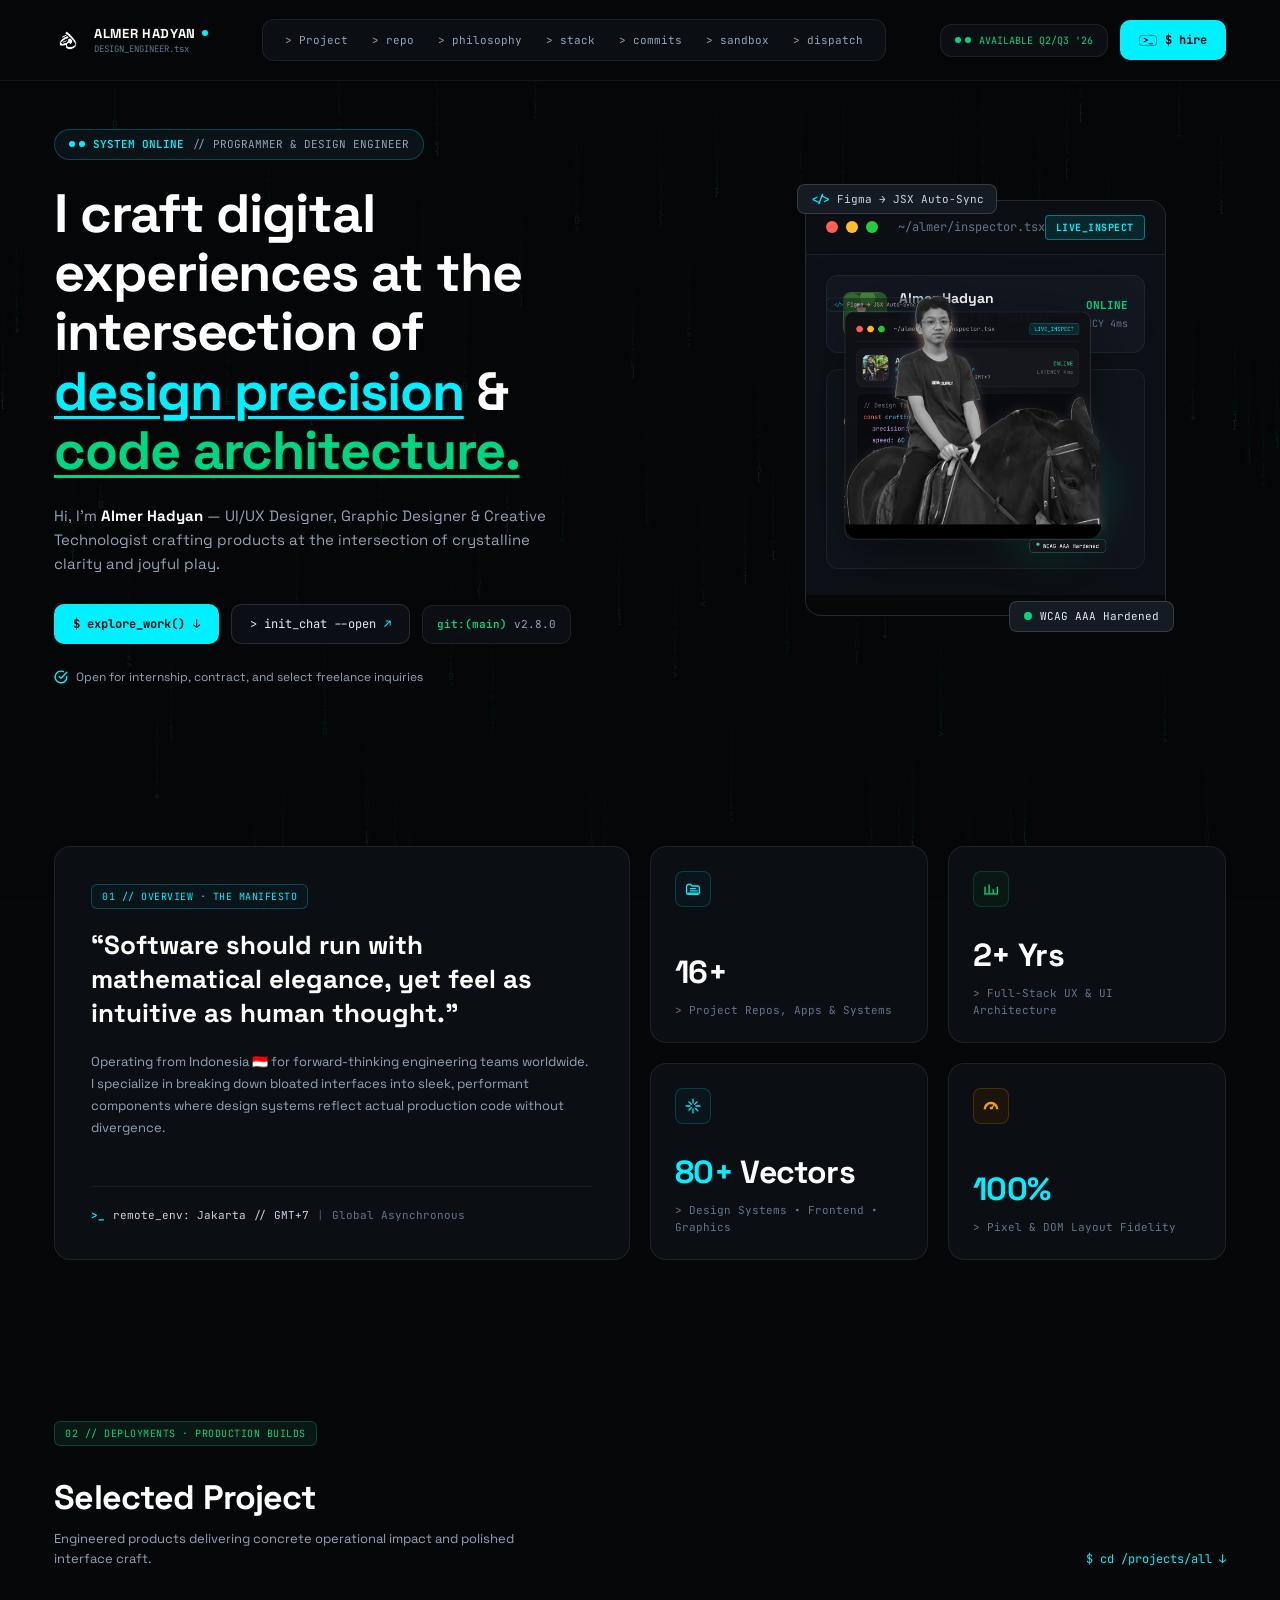
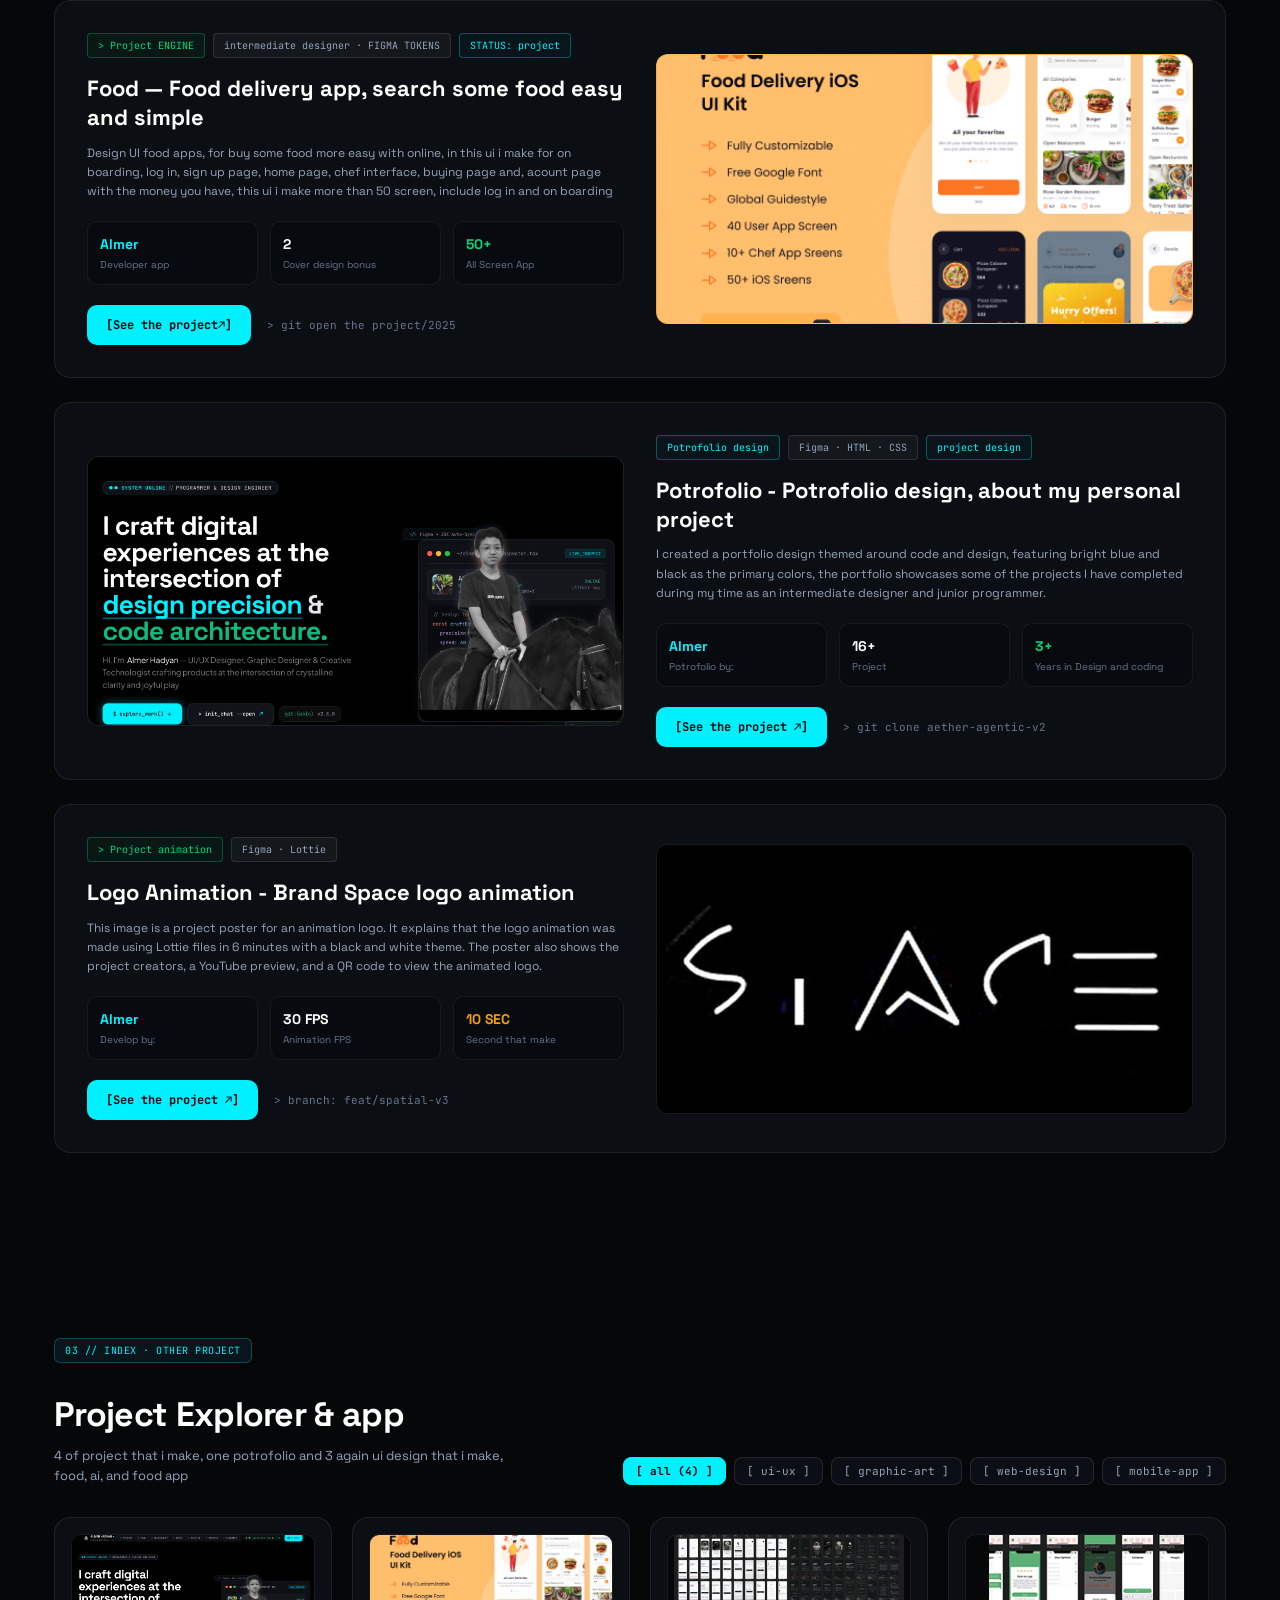
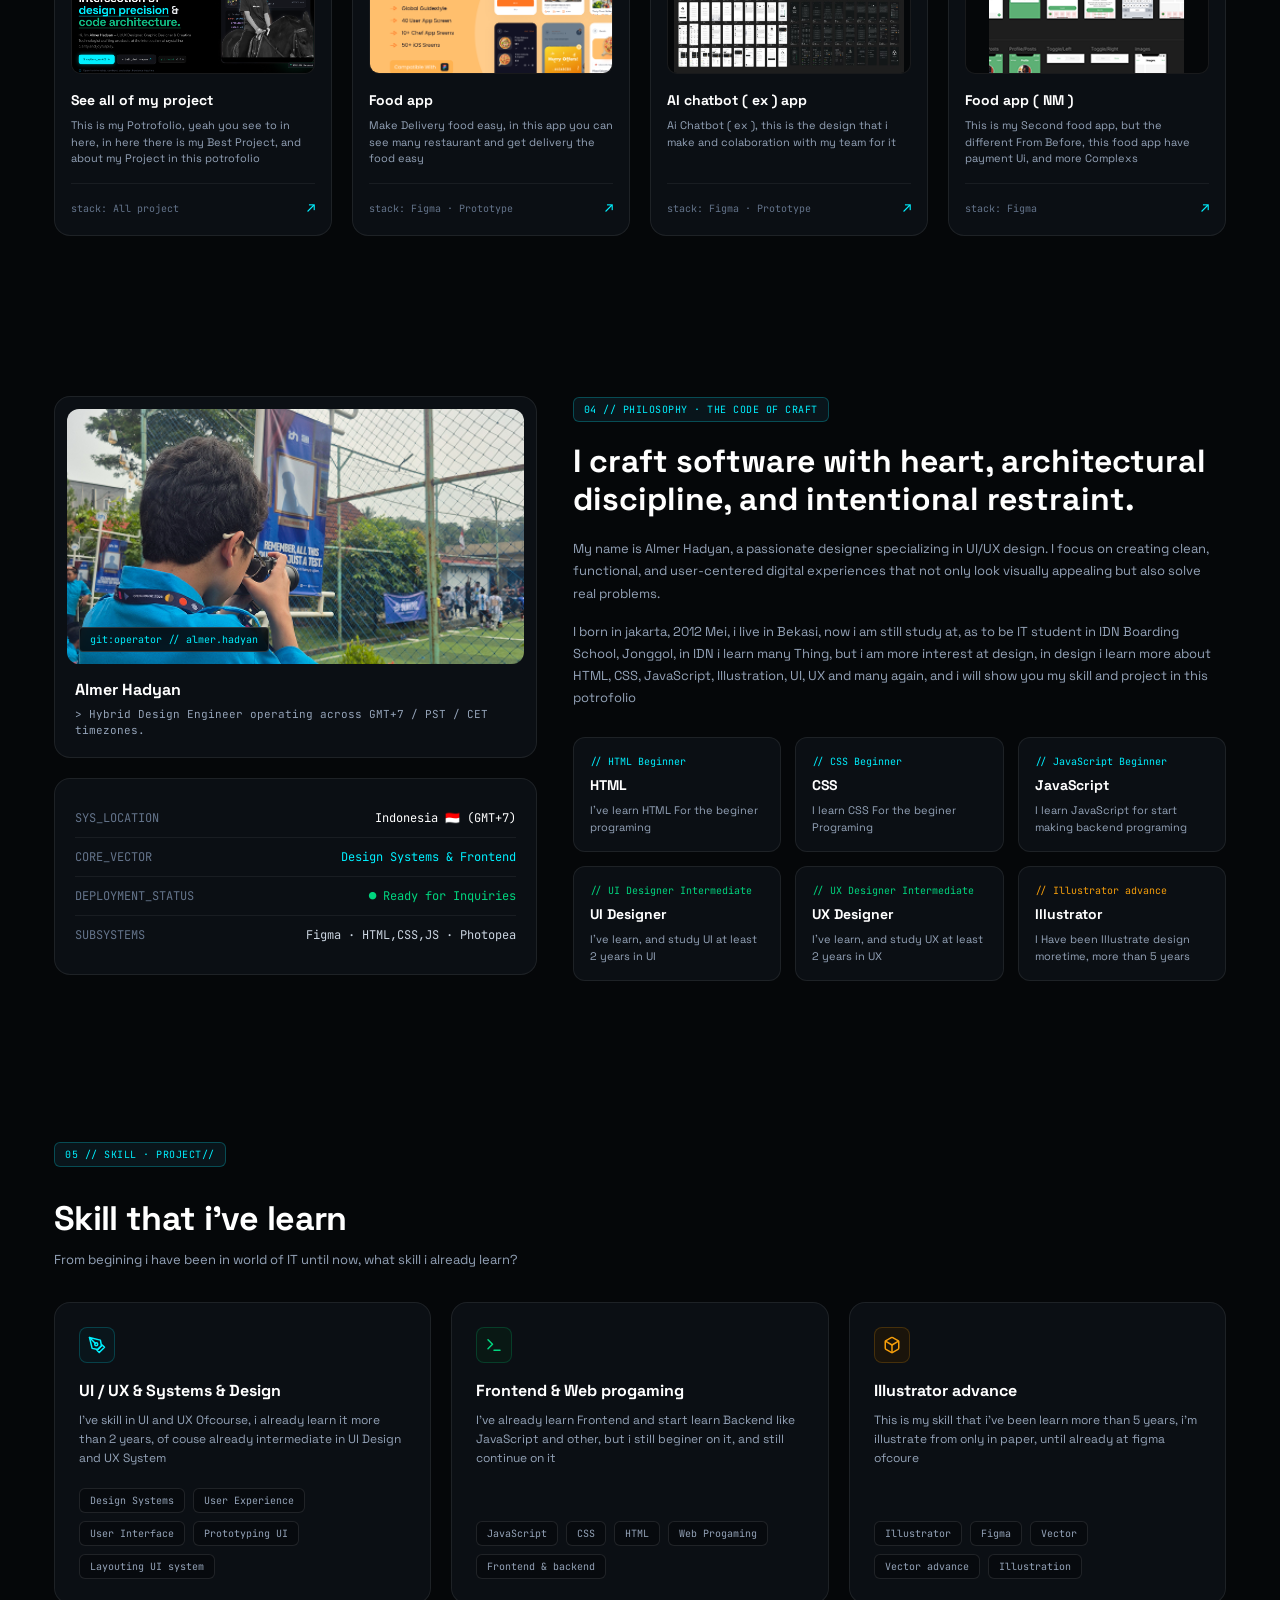
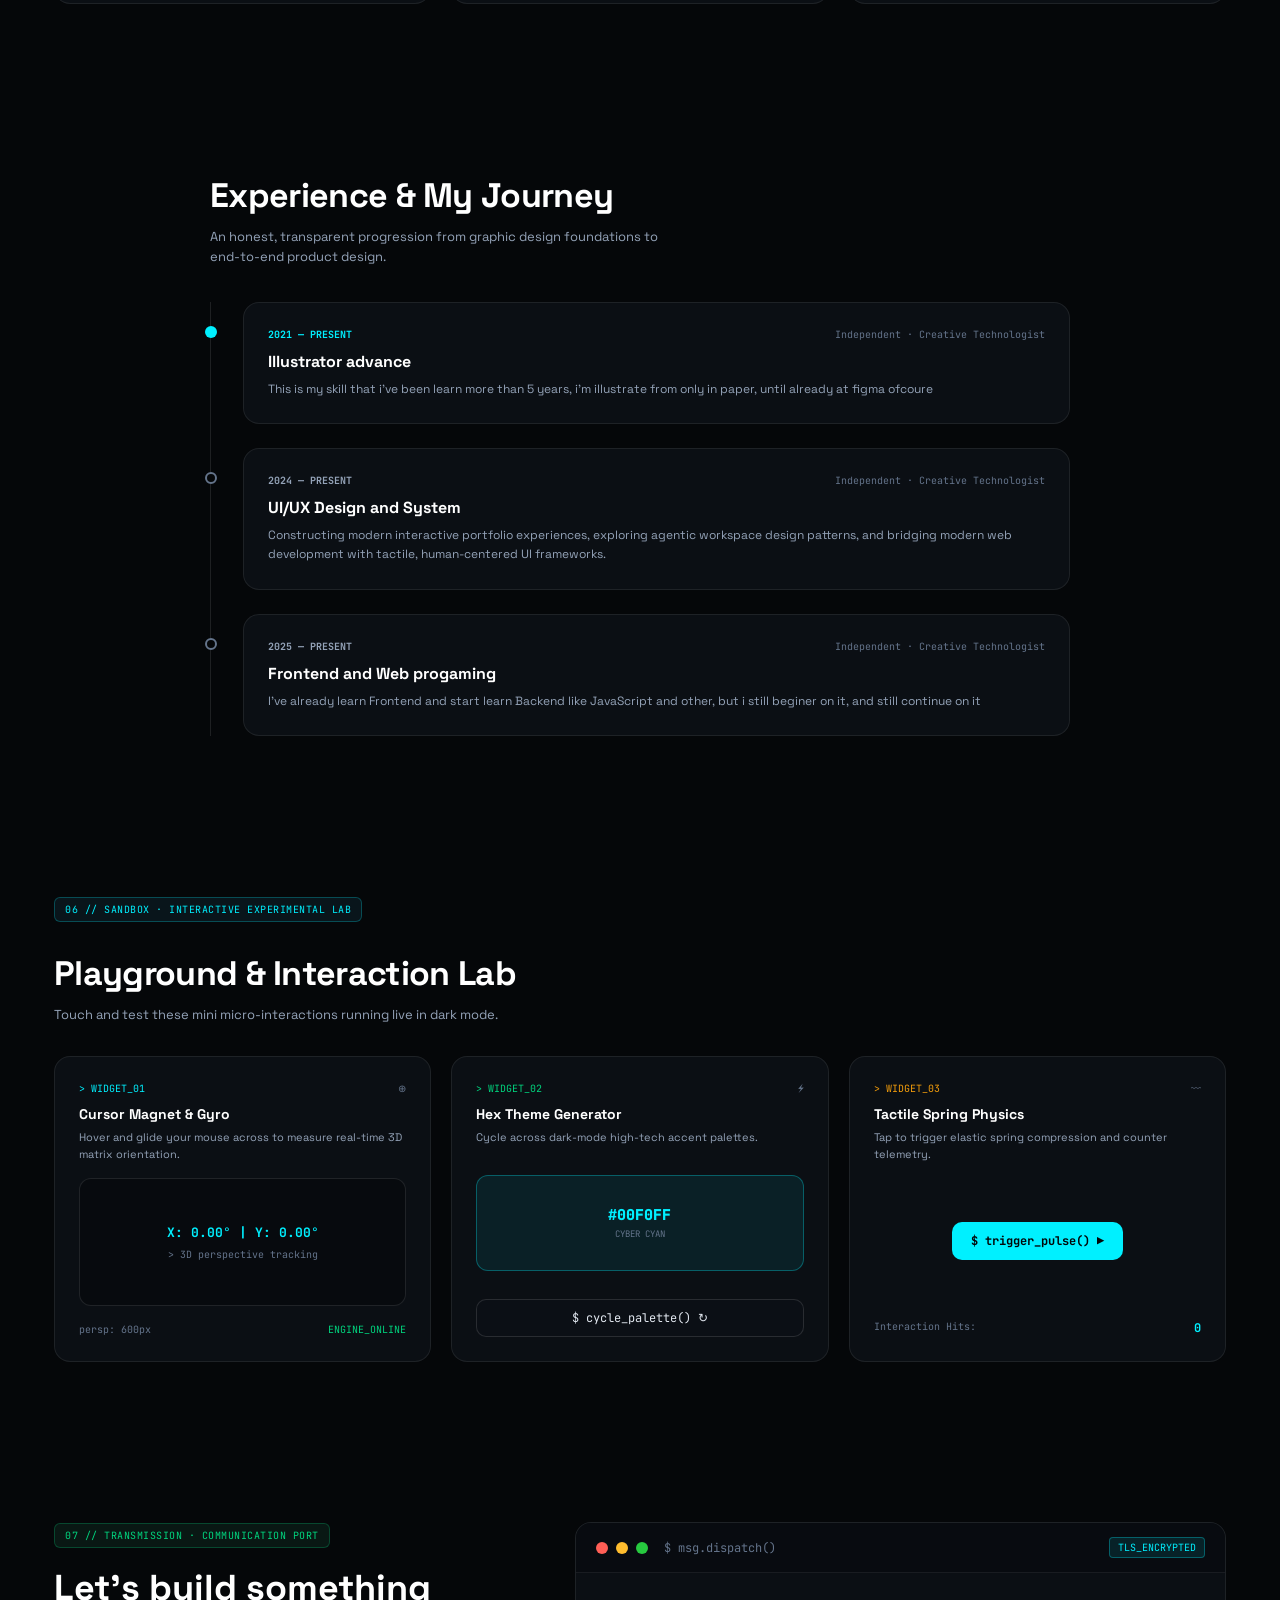
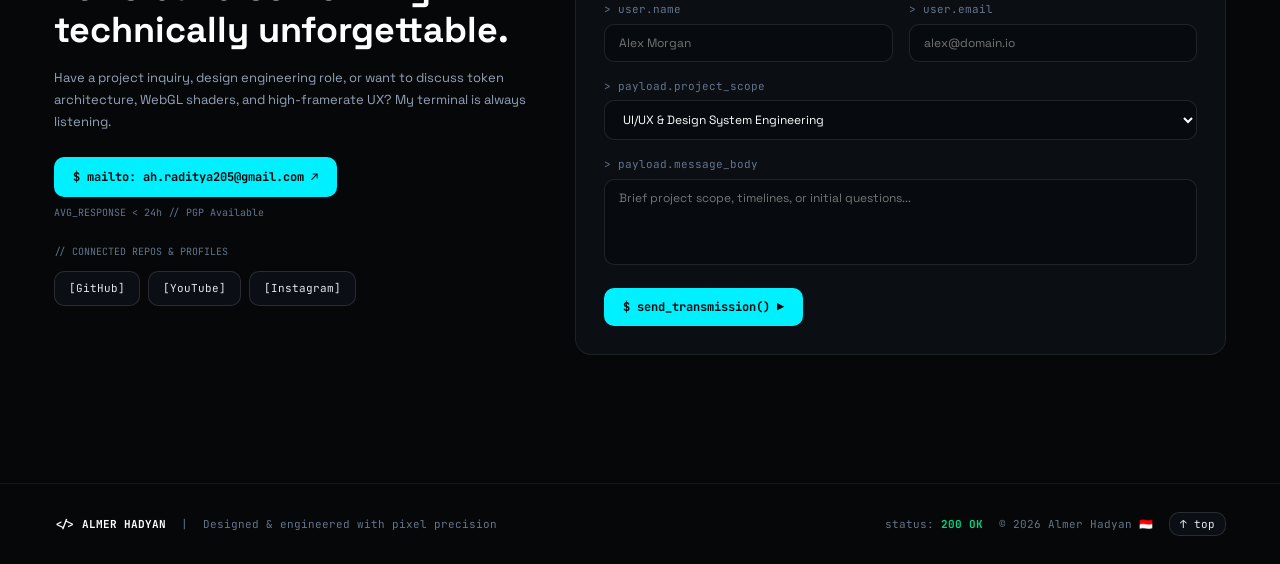
<file: index.html>
<!DOCTYPE html>
<html lang="en">
<head>
  <meta charset="UTF-8" />
  <meta name="viewport" content="width=device-width, initial-scale=1.0" />
  <title>Almer Hadyan — Design Engineer Portfolio | PixelToCode</title>
  <meta name="description" content="Instantly convert design images into fully functional, interactive, and responsive websites using clean HTML, CSS, and JavaScript." />
  <meta property="og:title" content="Almer Hadyan — Design Engineer Portfolio | PixelToCode" />
  <meta property="og:description" content="Instantly convert design images into fully functional, interactive, and responsive websites using clean HTML, CSS, and JavaScript." />
  <meta property="og:type" content="website" />
  <link rel="icon" type="image/png" href="./asset/logo.png" />
  <link rel="stylesheet" href="./css/style.css" />
</head>
<body id="top">
  <div class="site-loader" role="status" aria-label="Loading portfolio">
    <div class="site-loader-panel" aria-hidden="true">
      <div class="site-loader-header">
        <div class="site-loader-dots"><i></i><i></i><i></i></div>
        <span class="site-loader-file">portfolio / init.js</span>
        <span class="site-loader-state">RUNNING</span>
      </div>
      <div class="site-loader-code">
        <div><span>01</span> <b>const</b> portfolio = <em>"Almer Hadyan"</em>;</div>
        <div><span>02</span> <b>await</b> loadProjects();</div>
        <div><span>03</span> renderExperience(portfolio);</div>
        <div><span>04</span> <strong>return</strong> <em>"ready"</em>;</div>
      </div>
      <div class="site-loader-progress"><i></i></div>
      <div class="site-loader-message">BUILDING INTERFACE <span>...</span></div>
    </div>
  </div>
  <!-- ======================================================================
       TOP NAVIGATION BAR
  ====================================================================== -->
  <header class="site-header">
    <div class="container nav-wrapper">
      <!-- Brand Left -->
      <a href="#top" class="brand-link">
        <img class="brand-emblem" src="asset/logo.png" alt="Almer Hadyan logo" />
        <div>
          <div class="brand-text-main">
            <span>ALMER HADYAN</span>
            <span class="brand-dot"></span>
          </div>
          <div class="brand-subtext">DESIGN_ENGINEER.tsx</div>
        </div>
      </a>

      <!-- Center Navigation Pill -->
      <nav class="nav-pill">
        <a href="#projects" class="nav-item">&gt; Project</a>
        <a href="#explorer" class="nav-item">&gt; repo</a>
        <a href="#philosophy" class="nav-item">&gt; philosophy</a>
        <a href="#skills" class="nav-item">&gt; stack</a>
        <a href="#experience" class="nav-item">&gt; commits</a>
        <a href="#sandbox" class="nav-item">&gt; sandbox</a>
        <a href="#contact" class="nav-item">&gt; dispatch</a>
      </nav>

      <!-- Right Status & CTA -->
      <div class="header-right">
        <div class="status-pill">
          <span class="status-dots">
            <span class="status-dot"></span>
            <span class="status-dot"></span>
          </span>
          <span>AVAILABLE Q2/Q3 '26</span>
        </div>
        <a href="#contact" class="btn-cyan">
          <span style="border: 1px solid rgba(0,0,0,0.4); border-radius: 3px; padding: 0 3px; font-size: 9px; line-height: 1;">&gt;_</span>
          <span>$ hire</span>
        </a>
      </div>
    </div>
  </header>

  <main class="container">
    <!-- ====================================================================
         HERO SECTION
    ==================================================================== -->
    <section class="hero-section">
      <!-- Left Column -->
      <div>
        <div class="hero-tag">
          <span class="hero-tag-dots">
            <span class="hero-tag-dot"></span>
            <span class="hero-tag-dot"></span>
          </span>
          <span class="hero-tag-cyan">SYSTEM ONLINE</span>
          <span class="hero-tag-gray">// PROGRAMMER &amp; DESIGN ENGINEER</span>
        </div>

        <h1 class="hero-title">
          I craft digital<br/>
          experiences at the<br/>
          intersection of<br/>
          <span class="underline-cyan">design precision</span> &amp;<br/>
          <span class="underline-green">code architecture.</span>
        </h1>

        <p class="hero-desc">
          Hi, I'm <strong>Almer Hadyan</strong> — UI/UX Designer, Graphic Designer &amp; Creative Technologist crafting products at the intersection of crystalline clarity and joyful play.
        </p>

        <div class="hero-cta-row">
          <a href="#projects" class="btn-cyan">
            <span>$ explore_work()</span>
            <span>↓</span>
          </a>
          <a href="#contact" class="btn-dark">
            <span>&gt; init_chat --open</span>
            <span style="color: var(--cyan);">↗</span>
          </a>
          <div class="git-badge">
            <span class="git-badge-green">git:(main)</span> v2.8.0
          </div>
        </div>

        <div class="hero-note">
          <svg width="14" height="14" viewBox="0 0 24 24" fill="none" stroke="var(--cyan)" stroke-width="2.5" stroke-linecap="round" stroke-linejoin="round">
            <path d="M22 11.08V12a10 10 0 1 1-5.93-9.14"/>
            <polyline points="22 4 12 14.01 9 11.01"/>
          </svg>
          <span>Open for internship, contract, and select freelance inquiries</span>
        </div>
      </div>

      <!-- Right Column: Inspector Terminal Card (Matches Group 4.png) -->
      <div class="hero-inspector-wrap">
        <div class="inspector-glow"></div>

        <!-- Floating Badge Top: </> Figma -> JSX Auto-Sync -->
        <div class="floating-badge-top">
          <span style="color: var(--cyan); font-weight: 700;">&lt;/&gt;</span>
          <span>Figma → JSX Auto-Sync</span>
        </div>

        <!-- Terminal Window -->
        <div class="inspector-window">
          <div class="window-header">
            <div class="window-dots">
              <span class="dot-red"></span>
              <span class="dot-yellow"></span>
              <span class="dot-green"></span>
              <span class="window-title">~/almer/inspector.tsx</span>
            </div>
            <span class="badge-inspect">LIVE_INSPECT</span>
          </div>

          <div class="window-body">
            <!-- Profile Subcard -->
            <div class="profile-card">
              <div class="profile-avatar-wrap">
                <div class="profile-avatar">
                  <svg viewBox="0 0 80 80" width="100%" height="100%">
                    <rect width="80" height="80" fill="#234d20" />
                    <circle cx="15" cy="18" r="18" fill="#366f2b" />
                    <circle cx="65" cy="20" r="22" fill="#2d5e24" />
                    <circle cx="45" cy="10" r="15" fill="#488a36" />
                    <rect x="0" y="45" width="80" height="35" fill="#1b3b18" />
                    <path d="M40 78 L52 46 L68 54 L66 78 Z" fill="#1a1615" />
                    <path d="M20 78 L23 44 L44 44 L46 78 Z" fill="#23272e" />
                    <circle cx="33" cy="30" r="9" fill="#d8a886" />
                    <path d="M24 27 C24 20 42 20 42 27 Z" fill="#141619" />
                  </svg>
                </div>
                <div>
                  <div class="profile-name">Almer Hadyan</div>
                  <div class="profile-role">Hybrid Design Engineer</div>
                  <div class="profile-tz">jakarta // GMT+7</div>
                </div>
              </div>
              <div class="profile-status">
                <div style="font-size: 11px; font-weight: 700; color: var(--green);">ONLINE</div>
                <div style="font-size: 10px; color: var(--text-dim); margin-top: 2px;">LATENCY 4ms</div>
              </div>
            </div>

            <!-- Code Block Subcard -->
            <div class="code-box">
              <div style="color: #64748B;">// Design Token Architecture</div>
              <div style="margin-top: 4px;">
                <span style="color: #FF7B72;">const</span> <span style="color: #79C0FF;">craftEngine</span> = {
              </div>
              <div style="padding-left: 16px;">
                <span style="color: #D2A8FF;">precision</span>: <span style="color: #A5D6FF;">"pixel-perfect"</span>,
              </div>
              <div style="padding-left: 16px;">
                <span style="color: #D2A8FF;">speed</span>: <span style="color: #79C0FF;">60</span>,
              </div>
              <div style="padding-left: 16px;">
                <span style="color: #D2A8FF;">status</span>: <span style="color: #A5D6FF;">"ready"</span>
              </div>
              <div>};</div>
            </div>

            <!-- Foreground Cutout: asset image -->
            <div class="horse-cutout-layer">
              <img src="asset/picture.png" alt="Almer Hadyan portrait" class="hero-asset-image" />
            </div>
          </div>
          <div style="height: 20px; background-color: #050709;"></div>
        </div>

        <!-- Floating Badge Bottom: WCAG AAA Hardened -->
        <div class="floating-badge-bottom">
          <span style="width: 8px; height: 8px; border-radius: 50%; background-color: var(--green);"></span>
          <span>WCAG AAA Hardened</span>
        </div>
      </div>
    </section>

    <!-- ====================================================================
         01 // OVERVIEW · THE MANIFESTO
    ==================================================================== -->
    <section class="section-manifesto">
      <!-- Left Card: The Manifesto -->
      <div class="card manifesto-card">
        <div>
          <div class="section-badge badge-cyan">01 // OVERVIEW · THE MANIFESTO</div>
          <h2 class="manifesto-quote">
            “Software should run with mathematical elegance, yet feel as intuitive as human thought.”
          </h2>
          <p class="manifesto-body">
            Operating from Indonesia 🇮🇩 for forward-thinking engineering teams worldwide. I specialize in breaking down bloated interfaces into sleek, performant components where design systems reflect actual production code without divergence.
          </p>
        </div>
        <div class="manifesto-footer">
          <span style="color: var(--cyan); font-weight: 700;">&gt;_</span>
          <span style="color: #CBD5E1;">remote_env: Jakarta // GMT+7</span>
          <span style="color: #475569;">|</span>
          <span>Global Asynchronous</span>
        </div>
      </div>

      <!-- Right 2x2 Stats Grid -->
      <div class="stats-grid">
        <div class="card stat-card">
          <div class="stat-icon stat-icon-cyan">
            <svg width="18" height="18" viewBox="0 0 24 24" fill="none" stroke="currentColor" stroke-width="1.7" stroke-linecap="round" stroke-linejoin="round">
              <path d="M3.5 8.5A2.5 2.5 0 0 1 6 6h3l1.8 2H18a2.5 2.5 0 0 1 2.5 2.5v6A2.5 2.5 0 0 1 18 19H6a2.5 2.5 0 0 1-2.5-2.5v-8Z"/>
              <path d="M8.5 11.5h7M8.5 14.5h9"/>
              <path d="M5.5 17.5h13"/>
            </svg>
          </div>
          <div>
            <div class="stat-num">16+</div>
            <div class="stat-label">&gt; Project Repos, Apps &amp; Systems</div>
          </div>
        </div>

        <div class="card stat-card">
          <div class="stat-icon stat-icon-green">
            <svg width="18" height="18" viewBox="0 0 24 24" fill="none" stroke="currentColor" stroke-width="1.8" stroke-linecap="round" stroke-linejoin="round">
              <path d="M4 17.5V9.5"/>
              <path d="M9.5 17.5V6.5"/>
              <path d="M15 17.5v-4.5"/>
              <path d="M20.5 17.5v-8"/>
              <path d="M3.5 18.5h17"/>
            </svg>
          </div>
          <div>
            <div class="stat-num">2+ Yrs</div>
            <div class="stat-label">&gt; Full-Stack UX &amp; UI Architecture</div>
          </div>
        </div>

        <div class="card stat-card">
          <div class="stat-icon stat-icon-cyan">
            <svg width="18" height="18" viewBox="0 0 24 24" fill="none" stroke="currentColor" stroke-width="1.7" stroke-linecap="round" stroke-linejoin="round">
              <path d="M12 2.8v5.2M12 16v5.2M2.8 12h5.2M16 12h5.2"/>
              <path d="m6.5 6.5 3.2 3.2m5.6 5.6 3.2 3.2M17.5 6.5l-3.2 3.2M9.7 14.3 6.5 17.5"/>
            </svg>
          </div>
          <div>
            <div class="stat-num">
              <span style="color: var(--cyan);">80+</span> Vectors
            </div>
            <div class="stat-label">&gt; Design Systems • Frontend • Graphics</div>
          </div>
        </div>

        <div class="card stat-card">
          <div class="stat-icon stat-icon-amber">
            <svg width="20" height="20" viewBox="0 0 24 24" fill="currentColor" aria-hidden="true">
              <path d="M3 16a9 9 0 0 1 18 0h-3a6 6 0 0 0-12 0H3Z"/>
              <path d="m11.2 14.4 5.6-5.7-3.1 7.4-2.5-1.7Z"/>
              <circle cx="12" cy="14.5" r="1.6"/>
            </svg>
          </div>
          <div>
            <div class="stat-num" style="color: var(--cyan);">100%</div>
            <div class="stat-label">&gt; Pixel &amp; DOM Layout Fidelity</div>
          </div>
        </div>
      </div>
    </section>

    <!-- ====================================================================
         02 // DEPLOYMENTS · PRODUCTION BUILDS (SELECTED PROJECT)
    ==================================================================== -->
    <section id="projects" class="section-projects">
      <div class="section-head-row">
        <div>
          <div class="section-badge badge-green">02 // DEPLOYMENTS · PRODUCTION BUILDS</div>
          <h2 class="section-title">Selected Project</h2>
          <p class="section-subtitle">
            Engineered products delivering concrete operational impact and polished interface craft.
          </p>
        </div>
        <a href="#explorer" class="font-mono" style="font-size: 12px; color: var(--cyan);">
          $ cd /projects/all ↓
        </a>
      </div>

      <!-- Project 1: Food Delivery App -->
      <div class="card project-card">
        <div>
          <div class="tags-row">
            <span class="tag tag-green">&gt; Project ENGINE</span>
            <span class="tag tag-gray">intermediate designer · FIGMA TOKENS</span>
            <span class="tag tag-cyan">STATUS: project</span>
          </div>

          <h3 class="project-title">
            Food — Food delivery app, search some food easy and simple
          </h3>

          <p class="project-desc">
            Design UI food apps, for buy some food more easy with online, in this ui i make for on boarding, log in, sign up page, home page, chef interface, buying page and, acount page with the money you have, this ui i make more than 50 screen, include log in and on boarding
          </p>

          <div class="project-metrics">
            <div class="metric-box">
              <div class="metric-value" style="color: var(--cyan);">Almer</div>
              <div class="metric-label">Developer app</div>
            </div>
            <div class="metric-box">
              <div class="metric-value" style="color: #FFFFFF;">2</div>
              <div class="metric-label">Cover design bonus</div>
            </div>
            <div class="metric-box">
              <div class="metric-value" style="color: var(--green);">50+</div>
              <div class="metric-label">All Screen App</div>
            </div>
          </div>

          <div class="project-action-row">
            <a href="projects/food-delivery.html" class="btn-cyan">
              <span>[See the project↗]</span>
            </a>
            <span class="font-mono" style="font-size: 11px; color: var(--text-dim);">&gt; git open the project/2025</span>
          </div>
        </div>

        <a href="projects/food-delivery.html" class="project-media" style="background: linear-gradient(135deg, #FDB954 0%, #F5972C 100%); padding: 0; display: flex; align-items: center; justify-content: center; overflow: hidden;">
          <img src="asset/food%20app%20burger.png" alt="Food app burger mockup" style="width: 100%; height: 100%; object-fit: cover; display: block;" />
        </a>
      </div>

      <!-- Project 2: Potrofolio (Media on Left, Content on Right) -->
      <div class="card project-card project-card-reverse">
        <a href="projects/potrofolio.html" class="project-media" style="background: #050709; padding: 0; display: block; text-align: center;">
          <img src="asset/portofolio.png" alt="Portfolio project preview" style="width: 100%; height: 100%; object-fit: cover; display: block;" />
        </a>

        <div>
          <div class="tags-row">
            <span class="tag tag-cyan">Potrofolio design</span>
            <span class="tag tag-gray">Figma · HTML · CSS</span>
            <span class="tag tag-cyan">project design</span>
          </div>

          <h3 class="project-title">
            Potrofolio - Potrofolio design, about my personal project
          </h3>

          <p class="project-desc">
            I created a portfolio design themed around code and design, featuring bright blue and black as the primary colors, the portfolio showcases some of the projects I have completed during my time as an intermediate designer and junior programmer.
          </p>

          <div class="project-metrics">
            <div class="metric-box">
              <div class="metric-value" style="color: var(--cyan);">Almer</div>
              <div class="metric-label">Potrofolio by:</div>
            </div>
            <div class="metric-box">
              <div class="metric-value" style="color: #FFFFFF;">16+</div>
              <div class="metric-label">Project</div>
            </div>
            <div class="metric-box">
              <div class="metric-value" style="color: var(--green);">3+</div>
              <div class="metric-label">Years in Design and coding</div>
            </div>
          </div>

          <div class="project-action-row">
            <a href="projects/potrofolio.html" class="btn-cyan">
              <span>[See the project ↗]</span>
            </a>
            <span class="font-mono" style="font-size: 11px; color: var(--text-dim);">&gt; git clone aether-agentic-v2</span>
          </div>
        </div>
      </div>

      <!-- Project 3: Logo Animation - Brand Space -->
      <div class="card project-card">
        <div>
          <div class="tags-row">
            <span class="tag tag-green">&gt; Project animation</span>
            <span class="tag tag-gray">Figma · Lottie</span>
          </div>

          <h3 class="project-title">
            Logo Animation - Brand Space logo animation
          </h3>

          <p class="project-desc">
            This image is a project poster for an animation logo. It explains that the logo animation was made using Lottie files in 6 minutes with a black and white theme. The poster also shows the project creators, a YouTube preview, and a QR code to view the animated logo.
          </p>

          <div class="project-metrics">
            <div class="metric-box">
              <div class="metric-value" style="color: var(--cyan);">Almer</div>
              <div class="metric-label">Develop by:</div>
            </div>
            <div class="metric-box">
              <div class="metric-value" style="color: #FFFFFF;">30 FPS</div>
              <div class="metric-label">Animation FPS</div>
            </div>
            <div class="metric-box">
              <div class="metric-value" style="color: var(--amber);">10 SEC</div>
              <div class="metric-label">Second that make</div>
            </div>
          </div>

          <div class="project-action-row">
            <a href="projects/brand-space-logo.html" class="btn-cyan">
              <span>[See the project ↗]</span>
            </a>
            <span class="font-mono" style="font-size: 11px; color: var(--text-dim);">&gt; branch: feat/spatial-v3</span>
          </div>
        </div>

        <a href="projects/brand-space-logo.html" class="project-media" style="background: #000000; padding: 0; display: flex; align-items: center; justify-content: center;">
          <img src="asset/animation.png" alt="Brand space logo animation preview" style="width: 100%; height: 100%; object-fit: cover; display: block;" />
        </a>
      </div>
    </section>

    <!-- ====================================================================
         03 // INDEX · OTHER PROJECT (PROJECT EXPLORER & APP)
    ==================================================================== -->
    <section id="explorer" class="section-explorer">
      <div class="section-head-row">
        <div>
          <div class="section-badge badge-cyan">03 // INDEX · OTHER PROJECT</div>
          <h2 class="section-title">Project Explorer &amp; app</h2>
          <p class="section-subtitle">
            4 of project that i make, one potrofolio and 3 again ui design that i make, food, ai, and food app
          </p>
        </div>

        <!-- Filter Buttons (Fully Interactive Vanilla JS) -->
        <div class="filter-buttons">
          <button class="filter-btn active" data-filter="all">[ all (4) ]</button>
          <button class="filter-btn" data-filter="ui-ux">[ ui-ux ]</button>
          <button class="filter-btn" data-filter="graphic-art">[ graphic-art ]</button>
          <button class="filter-btn" data-filter="web-design">[ web-design ]</button>
          <button class="filter-btn" data-filter="mobile-app">[ mobile-app ]</button>
        </div>
      </div>

      <!-- 4 Explorer Cards Grid -->
      <div class="explorer-grid">
        <!-- Card 1: See all of my project -->
        <a href="projects/potrofolio.html" class="card explorer-card" data-category="web-design ui-ux graphic-art">
          <div>
            <div class="explorer-thumb" style="background: #050709; padding: 0; overflow: hidden;">
              <img src="asset/portofolio.png" alt="Portfolio project preview" style="width: 100%; height: 100%; object-fit: cover; display: block;" />
            </div>
            <h3 class="explorer-title">See all of my project</h3>
            <p class="explorer-desc">
              This is my Potrofolio, yeah you see to in here, in here there is my Best Project, and about my Project in this potrofolio
            </p>
          </div>
          <div class="explorer-footer">
            <span>stack: All project</span>
            <span style="color: var(--cyan); font-size: 14px;">↗</span>
          </div>
        </a>

        <!-- Card 2: Food app -->
        <a href="projects/food-delivery.html" class="card explorer-card" data-category="ui-ux mobile-app">
          <div>
            <div class="explorer-thumb" style="background: #050709; padding: 0; overflow: hidden;">
              <img src="asset/food app burger.png" alt="Food app burger preview" style="width: 100%; height: 100%; object-fit: cover; display: block;" />
            </div>
            <h3 class="explorer-title">Food app</h3>
            <p class="explorer-desc">
              Make Delivery food easy, in this app you can see many restaurant and get delivery the food easy
            </p>
          </div>
          <div class="explorer-footer">
            <span>stack: Figma · Prototype</span>
            <span style="color: var(--cyan); font-size: 14px;">↗</span>
          </div>
        </a>

        <!-- Card 3: AI chatbot (ex) app -->
        <a href="projects/ai-chatbot.html" class="card explorer-card" data-category="ui-ux mobile-app">
          <div>
            <div class="explorer-thumb" style="background: #050709; padding: 0; overflow: hidden;">
              <img src="asset/ai_chat_bot.jpeg" alt="AI chatbot app preview" style="width: 100%; height: 100%; object-fit: contain; display: block;" />
            </div>
            <h3 class="explorer-title">AI chatbot ( ex ) app</h3>
            <p class="explorer-desc">
              Ai Chatbot ( ex ), this is the design that i make and colaboration with my team for it
            </p>
          </div>
          <div class="explorer-footer">
            <span>stack: Figma · Prototype</span>
            <span style="color: var(--cyan); font-size: 14px;">↗</span>
          </div>
        </a>

        <!-- Card 4: Food app (NM) -->
        <a href="projects/food-app-nm.html" class="card explorer-card" data-category="ui-ux mobile-app">
          <div>
            <div class="explorer-thumb" style="background: #050709; padding: 0; overflow: hidden;">
              <img src="asset/food%20app%20NM.png" alt="Food app NM preview" style="width: 100%; height: 100%; object-fit: contain; display: block;" />
            </div>
            <h3 class="explorer-title">Food app ( NM )</h3>
            <p class="explorer-desc">
              This is my Second food app, but the different From Before, this food app have payment Ui, and more Complexs
            </p>
          </div>
          <div class="explorer-footer">
            <span>stack: Figma</span>
            <span style="color: var(--cyan); font-size: 14px;">↗</span>
          </div>
        </a>
      </div>
    </section>

    <!-- ====================================================================
         04 // PHILOSOPHY · THE CODE OF CRAFT
    ==================================================================== -->
    <section id="philosophy" class="section-philosophy">
      <!-- Left Column: Photo Card & Metadata Table -->
      <div>
        <div class="card photo-card">
          <div class="photo-inner">
            <img src="asset/foto.png" alt="Almer Hadyan photo" style="width: 100%; height: 100%; object-fit: cover; display: block;" />
            <div class="photo-badge">git:operator // almer.hadyan</div>
          </div>
          <div class="photo-meta">
            <div class="photo-name">Almer Hadyan</div>
            <div class="photo-bio">&gt; Hybrid Design Engineer operating across GMT+7 / PST / CET timezones.</div>
          </div>
        </div>

        <!-- System Metadata Table -->
        <div class="card meta-table">
          <div class="meta-row">
            <span class="meta-key">SYS_LOCATION</span>
            <span>Indonesia 🇮🇩 (GMT+7)</span>
          </div>
          <div class="meta-row">
            <span class="meta-key">CORE_VECTOR</span>
            <span style="color: var(--cyan);">Design Systems &amp; Frontend</span>
          </div>
          <div class="meta-row">
            <span class="meta-key">DEPLOYMENT_STATUS</span>
            <span style="color: var(--green);">● Ready for Inquiries</span>
          </div>
          <div class="meta-row">
            <span class="meta-key">SUBSYSTEMS</span>
            <span style="color: #CBD5E1;">Figma · HTML,CSS,JS · Photopea</span>
          </div>
        </div>
      </div>

      <!-- Right Column: Philosophy Prose & 6 Mini Skill Cards -->
      <div>
        <div class="section-badge badge-cyan">04 // PHILOSOPHY · THE CODE OF CRAFT</div>
        <h2 style="font-size: 32px; font-weight: 800; line-height: 1.2; margin-bottom: 20px;">
          I craft software with heart, architectural discipline, and intentional restraint.
        </h2>
        <p style="font-size: 13px; color: var(--text-muted); line-height: 1.7; margin-bottom: 16px;">
          My name is Almer Hadyan, a passionate designer specializing in UI/UX design. I focus on creating clean, functional, and user-centered digital experiences that not only look visually appealing but also solve real problems.
        </p>
        <p style="font-size: 13px; color: var(--text-muted); line-height: 1.7; margin-bottom: 28px;">
          I born in jakarta, 2012 Mei, i live in Bekasi, now i am still study at, as to be IT student in IDN Boarding School, Jonggol, in IDN i learn many Thing, but i am more interest at design, in design i learn more about HTML, CSS, JavaScript, Illustration, UI, UX and many again, and i will show you my skill and project in this potrofolio
        </p>

        <!-- 3x2 Mini Skill Cards Grid -->
        <div class="skills-mini-grid">
          <div class="card mini-skill-card">
            <div class="mini-skill-prefix" style="color: var(--cyan);">// HTML Beginner</div>
            <div class="mini-skill-name">HTML</div>
            <div class="mini-skill-desc">I've learn HTML For the beginer programing</div>
          </div>
          <div class="card mini-skill-card">
            <div class="mini-skill-prefix" style="color: var(--cyan);">// CSS Beginner</div>
            <div class="mini-skill-name">CSS</div>
            <div class="mini-skill-desc">I learn CSS For the beginer Programing</div>
          </div>
          <div class="card mini-skill-card">
            <div class="mini-skill-prefix" style="color: var(--cyan);">// JavaScript Beginner</div>
            <div class="mini-skill-name">JavaScript</div>
            <div class="mini-skill-desc">I learn JavaScript for start making backend programing</div>
          </div>
          <div class="card mini-skill-card">
            <div class="mini-skill-prefix" style="color: var(--green);">// UI Designer Intermediate</div>
            <div class="mini-skill-name">UI Designer</div>
            <div class="mini-skill-desc">I've learn, and study UI at least 2 years in UI</div>
          </div>
          <div class="card mini-skill-card">
            <div class="mini-skill-prefix" style="color: var(--green);">// UX Designer Intermediate</div>
            <div class="mini-skill-name">UX Designer</div>
            <div class="mini-skill-desc">I've learn, and study UX at least 2 years in UX</div>
          </div>
          <div class="card mini-skill-card">
            <div class="mini-skill-prefix" style="color: var(--amber);">// Illustrator advance</div>
            <div class="mini-skill-name">Illustrator</div>
            <div class="mini-skill-desc">I Have been Illustrate design moretime, more than 5 years</div>
          </div>
        </div>
      </div>
    </section>

    <!-- ====================================================================
         05 // SKILL · PROJECT// (SKILL THAT I'VE LEARN)
    ==================================================================== -->
    <section id="skills" class="section-skills">
      <div class="section-badge badge-cyan">05 // SKILL · PROJECT//</div>
      <h2 class="section-title">Skill that i've learn</h2>
      <p class="section-subtitle">
        From begining i have been in world of IT until now, what skill i already learn?
      </p>

      <div class="skills-3col">
        <!-- Skill 1 -->
        <div class="card skill-box">
          <div>
            <div class="stat-icon stat-icon-cyan" style="margin-bottom: 16px;">
              <svg width="18" height="18" viewBox="0 0 24 24" fill="none" stroke="currentColor" stroke-width="2" stroke-linecap="round" stroke-linejoin="round">
                <path d="m12 19 7-7 3 3-7 7-3-3z"/>
                <path d="m18 13-1.5-7.5L2 2l3.5 14.5L13 18l5-5z"/>
                <path d="m2 2 7.586 7.586"/>
                <circle cx="11" cy="11" r="2"/>
              </svg>
            </div>
            <h3 style="font-size: 16px; font-weight: 700; margin-bottom: 8px;">UI / UX &amp; Systems &amp; Design</h3>
            <p style="font-size: 12px; color: var(--text-muted); line-height: 1.6;">
              I've skill in UI and UX Ofcourse, i already learn it more than 2 years, of couse already intermediate in UI Design and UX System
            </p>
          </div>
          <div class="skill-tags">
            <span class="skill-chip">Design Systems</span>
            <span class="skill-chip">User Experience</span>
            <span class="skill-chip">User Interface</span>
            <span class="skill-chip">Prototyping UI</span>
            <span class="skill-chip">Layouting UI system</span>
          </div>
        </div>

        <!-- Skill 2 -->
        <div class="card skill-box">
          <div>
            <div class="stat-icon stat-icon-green" style="margin-bottom: 16px;">
              <svg width="18" height="18" viewBox="0 0 24 24" fill="none" stroke="currentColor" stroke-width="2" stroke-linecap="round" stroke-linejoin="round">
                <polyline points="4 17 10 11 4 5"/>
                <line x1="12" y1="19" x2="20" y2="19"/>
              </svg>
            </div>
            <h3 style="font-size: 16px; font-weight: 700; margin-bottom: 8px;">Frontend &amp; Web progaming</h3>
            <p style="font-size: 12px; color: var(--text-muted); line-height: 1.6;">
              I've already learn Frontend and start learn Backend like JavaScript and other, but i still beginer on it, and still continue on it
            </p>
          </div>
          <div class="skill-tags">
            <span class="skill-chip">JavaScript</span>
            <span class="skill-chip">CSS</span>
            <span class="skill-chip">HTML</span>
            <span class="skill-chip">Web Progaming</span>
            <span class="skill-chip">Frontend &amp; backend</span>
          </div>
        </div>

        <!-- Skill 3 -->
        <div class="card skill-box">
          <div>
            <div class="stat-icon stat-icon-amber" style="margin-bottom: 16px;">
              <svg width="18" height="18" viewBox="0 0 24 24" fill="none" stroke="currentColor" stroke-width="2" stroke-linecap="round" stroke-linejoin="round">
                <path d="M21 16V8a2 2 0 0 0-1-1.73l-7-4a2 2 0 0 0-2 0l-7 4A2 2 0 0 0 3 8v8a2 2 0 0 0 1 1.73l7 4a2 2 0 0 0 2 0l7-4A2 2 0 0 0 21 16z"/>
                <polyline points="3.27 6.96 12 12.01 20.73 6.96"/>
                <line x1="12" y1="22.08" x2="12" y2="12"/>
              </svg>
            </div>
            <h3 style="font-size: 16px; font-weight: 700; margin-bottom: 8px;">Illustrator advance</h3>
            <p style="font-size: 12px; color: var(--text-muted); line-height: 1.6;">
              This is my skill that i've been learn more than 5 years, i'm illustrate from only in paper, until already at figma ofcoure
            </p>
          </div>
          <div class="skill-tags">
            <span class="skill-chip">Illustrator</span>
            <span class="skill-chip">Figma</span>
            <span class="skill-chip">Vector</span>
            <span class="skill-chip">Vector advance</span>
            <span class="skill-chip">Illustration</span>
          </div>
        </div>
      </div>
    </section>

    <!-- ====================================================================
         EXPERIENCE & MY JOURNEY
    ==================================================================== -->
    <section id="experience" class="section-experience">
      <h2 class="section-title">Experience &amp; My Journey</h2>
      <p class="section-subtitle">
        An honest, transparent progression from graphic design foundations to end-to-end product design.
      </p>

      <div class="timeline">
        <!-- Node 1 -->
        <div class="timeline-item">
          <span class="timeline-dot dot-active"></span>
          <div class="card timeline-card">
            <div class="timeline-meta">
              <span style="color: var(--cyan); font-weight: 700;">2021 — PRESENT</span>
              <span style="color: var(--text-dim);">Independent · Creative Technologist</span>
            </div>
            <h3 style="font-size: 16px; font-weight: 700; margin-bottom: 6px;">Illustrator advance</h3>
            <p style="font-size: 12px; color: var(--text-muted); line-height: 1.6;">
              This is my skill that i've been learn more than 5 years, i'm illustrate from only in paper, until already at figma ofcoure
            </p>
          </div>
        </div>

        <!-- Node 2 -->
        <div class="timeline-item">
          <span class="timeline-dot dot-inactive"></span>
          <div class="card timeline-card">
            <div class="timeline-meta">
              <span style="color: var(--text-muted); font-weight: 700;">2024 — PRESENT</span>
              <span style="color: var(--text-dim);">Independent · Creative Technologist</span>
            </div>
            <h3 style="font-size: 16px; font-weight: 700; margin-bottom: 6px;">UI/UX Design and System</h3>
            <p style="font-size: 12px; color: var(--text-muted); line-height: 1.6;">
              Constructing modern interactive portfolio experiences, exploring agentic workspace design patterns, and bridging modern web development with tactile, human-centered UI frameworks.
            </p>
          </div>
        </div>

        <!-- Node 3 -->
        <div class="timeline-item">
          <span class="timeline-dot dot-inactive"></span>
          <div class="card timeline-card">
            <div class="timeline-meta">
              <span style="color: var(--text-muted); font-weight: 700;">2025 — PRESENT</span>
              <span style="color: var(--text-dim);">Independent · Creative Technologist</span>
            </div>
            <h3 style="font-size: 16px; font-weight: 700; margin-bottom: 6px;">Frontend and Web progaming</h3>
            <p style="font-size: 12px; color: var(--text-muted); line-height: 1.6;">
              I've already learn Frontend and start learn Backend like JavaScript and other, but i still beginer on it, and still continue on it
            </p>
          </div>
        </div>
      </div>
    </section>

    <!-- ====================================================================
         06 // SANDBOX · INTERACTIVE EXPERIMENTAL LAB
    ==================================================================== -->
    <section id="sandbox" class="section-sandbox">
      <div class="section-badge badge-cyan">06 // SANDBOX · INTERACTIVE EXPERIMENTAL LAB</div>
      <h2 class="section-title">Playground &amp; Interaction Lab</h2>
      <p class="section-subtitle">
        Touch and test these mini micro-interactions running live in dark mode.
      </p>

      <div class="sandbox-grid">
        <!-- Widget 01: Cursor Magnet & Gyro -->
        <div class="card sandbox-card">
          <div>
            <div style="display: flex; justify-content: space-between; font-family: var(--font-mono); font-size: 10px; color: var(--cyan); margin-bottom: 8px;">
              <span>&gt; WIDGET_01</span>
              <span style="color: var(--text-dim);">⊕</span>
            </div>
            <h3 style="font-size: 14px; font-weight: 700; margin-bottom: 4px;">Cursor Magnet &amp; Gyro</h3>
            <p style="font-size: 11px; color: var(--text-muted);">
              Hover and glide your mouse across to measure real-time 3D matrix orientation.
            </p>
          </div>

          <div id="gyro-box" class="gyro-box">
            <div id="gyro-readout" class="font-mono" style="font-size: 13px; font-weight: 700; color: var(--cyan);">
              X: 0.00° | Y: 0.00°
            </div>
            <div class="font-mono" style="font-size: 10px; color: var(--text-dim); margin-top: 4px;">
              &gt; 3D perspective tracking
            </div>
          </div>

          <div style="display: flex; justify-content: space-between; font-family: var(--font-mono); font-size: 10px; color: var(--text-dim);">
            <span>persp: 600px</span>
            <span style="color: var(--green);">ENGINE_ONLINE</span>
          </div>
        </div>

        <!-- Widget 02: Hex Theme Generator -->
        <div class="card sandbox-card">
          <div>
            <div style="display: flex; justify-content: space-between; font-family: var(--font-mono); font-size: 10px; color: var(--green); margin-bottom: 8px;">
              <span>&gt; WIDGET_02</span>
              <span style="color: var(--text-dim);">⚡</span>
            </div>
            <h3 style="font-size: 14px; font-weight: 700; margin-bottom: 4px;">Hex Theme Generator</h3>
            <p style="font-size: 11px; color: var(--text-muted);">
              Cycle across dark-mode high-tech accent palettes.
            </p>
          </div>

          <div id="palette-preview" class="palette-box" style="background-color: rgba(0, 240, 255, 0.08); border-color: rgba(0, 240, 255, 0.3);">
            <div id="palette-hex" class="font-mono" style="font-size: 15px; font-weight: 800; color: var(--cyan);">
              #00F0FF
            </div>
            <div id="palette-name" class="font-mono" style="font-size: 9px; color: var(--text-dim); margin-top: 2px;">
              CYBER CYAN
            </div>
          </div>

          <button id="btn-cycle-palette" class="btn-dark" style="width: 100%; justify-content: center;">
            $ cycle_palette() ↻
          </button>
        </div>

        <!-- Widget 03: Tactile Spring Physics -->
        <div class="card sandbox-card">
          <div>
            <div style="display: flex; justify-content: space-between; font-family: var(--font-mono); font-size: 10px; color: var(--amber); margin-bottom: 8px;">
              <span>&gt; WIDGET_03</span>
              <span style="color: var(--text-dim);">〰</span>
            </div>
            <h3 style="font-size: 14px; font-weight: 700; margin-bottom: 4px;">Tactile Spring Physics</h3>
            <p style="font-size: 11px; color: var(--text-muted);">
              Tap to trigger elastic spring compression and counter telemetry.
            </p>
          </div>

          <div class="pulse-box">
            <button id="btn-pulse" class="btn-cyan">
              $ trigger_pulse() ▶
            </button>
          </div>

          <div style="display: flex; justify-content: space-between; font-family: var(--font-mono); font-size: 10px; color: var(--text-dim);">
            <span>Interaction Hits:</span>
            <span id="hits-counter" style="color: var(--cyan); font-weight: 700; font-size: 12px;">0</span>
          </div>
        </div>
      </div>
    </section>

    <!-- ====================================================================
         07 // TRANSMISSION · COMMUNICATION PORT
    ==================================================================== -->
    <section id="contact" class="section-contact">
      <!-- Left Column -->
      <div>
        <div class="section-badge badge-green">07 // TRANSMISSION · COMMUNICATION PORT</div>
        <h2 style="font-size: 36px; font-weight: 800; line-height: 1.15; margin-bottom: 16px;">
          Let's build something technically unforgettable.
        </h2>
        <p style="font-size: 13px; color: var(--text-muted); line-height: 1.7; margin-bottom: 24px;">
          Have a project inquiry, design engineering role, or want to discuss token architecture, WebGL shaders, and high-framerate UX? My terminal is always listening.
        </p>

        <div style="margin-bottom: 24px;">
          <a href="mailto:ah.raditya205@gmail.com" class="btn-cyan">
            <span>$ mailto: ah.raditya205@gmail.com ↗</span>
          </a>
          <div class="font-mono" style="font-size: 10px; color: var(--text-dim); margin-top: 8px;">
            AVG_RESPONSE &lt; 24h // PGP Available
          </div>
        </div>

        <div>
          <div class="font-mono" style="font-size: 10px; color: var(--text-dim); margin-bottom: 12px;">
            // CONNECTED REPOS &amp; PROFILES
          </div>
          <div style="display: flex; flex-wrap: wrap; gap: 8px;">
            <a href="https://github.com/almerhadyan" target="_blank" rel="noopener noreferrer" class="btn-dark" style="padding: 8px 14px; font-size: 11px;">[GitHub]</a>
            <a href="https://www.youtube.com/@AlmerHadyan.R.D" target="_blank" rel="noopener noreferrer" class="btn-dark" style="padding: 8px 14px; font-size: 11px;">[YouTube]</a>
            <a href="https://www.instagram.com/almer.hrd/" target="_blank" rel="noopener noreferrer" class="btn-dark" style="padding: 8px 14px; font-size: 11px;">[Instagram]</a>
          </div>
        </div>
      </div>

      <!-- Right Column: Terminal Contact Form -->
      <div class="card contact-form-wrap">
        <div class="terminal-header">
          <div style="display: flex; align-items: center; gap: 8px;">
            <span class="dot-red"></span>
            <span class="dot-yellow"></span>
            <span class="dot-green"></span>
            <span class="font-mono" style="font-size: 12px; color: var(--text-dim); margin-left: 8px;">$ msg.dispatch()</span>
          </div>
          <span class="font-mono" style="font-size: 10px; color: var(--cyan); padding: 2px 8px; border-radius: 4px; background: color-mix(in srgb, var(--cyan) 10%, transparent); border: 1px solid color-mix(in srgb, var(--cyan) 30%, transparent);">
            TLS_ENCRYPTED
          </span>
        </div>

        <form id="contact-form" class="form-body" action="https://formsubmit.co/ah.raditya205@gmail.com" method="POST">
          <input type="hidden" name="_subject" value="New portfolio project inquiry" />
          <input type="hidden" name="_template" value="table" />
          <input type="text" name="_honey" tabindex="-1" autocomplete="off" style="display: none;" />
          <div class="form-row-2">
            <div>
              <label class="form-label">&gt; user.name</label>
              <input type="text" name="name" required placeholder="Alex Morgan" class="form-input" />
            </div>
            <div>
              <label class="form-label">&gt; user.email</label>
              <input type="email" name="email" required placeholder="alex@domain.io" class="form-input" />
            </div>
          </div>

          <div class="form-group">
            <label class="form-label">&gt; payload.project_scope</label>
            <select class="form-select" name="project_scope" required>
              <option>UI/UX &amp; Design System Engineering</option>
              <option>Frontend &amp; Web Programming</option>
              <option>Mobile App UI Kit &amp; Prototyping</option>
              <option>Brand &amp; Logo Animation</option>
            </select>
          </div>

          <div class="form-group">
            <label class="form-label">&gt; payload.message_body</label>
            <textarea name="message" rows="4" required placeholder="Brief project scope, timelines, or initial questions..." class="form-textarea"></textarea>
          </div>

          <div style="display: flex; align-items: center; justify-content: space-between; gap: 16px;">
            <button id="btn-submit-form" type="submit" class="btn-cyan">
              <span>$ send_transmission() ▶</span>
            </button>
          </div>
        </form>
      </div>
    </section>
  </main>

  <!-- ======================================================================
       FOOTER
  ====================================================================== -->
  <footer class="site-footer">
    <div class="container footer-content">
      <div>
        <strong style="color: #fff;">&lt;/&gt; ALMER HADYAN</strong>
        <span style="margin: 0 8px; color: var(--text-dim);">|</span>
        <span>Designed &amp; engineered with pixel precision</span>
      </div>
      <div style="display: flex; align-items: center; gap: 16px;">
        <span>status: <strong style="color: var(--green);">200 OK</strong></span>
        <span>© 2026 Almer Hadyan 🇮🇩</span>
        <button id="btn-top" class="btn-dark" style="padding: 4px 10px; font-size: 11px;">
          ↑ top
        </button>
      </div>
    </div>
  </footer>

  <script type="module" src="./js/main.js"></script>
</body>
</html>
</file>
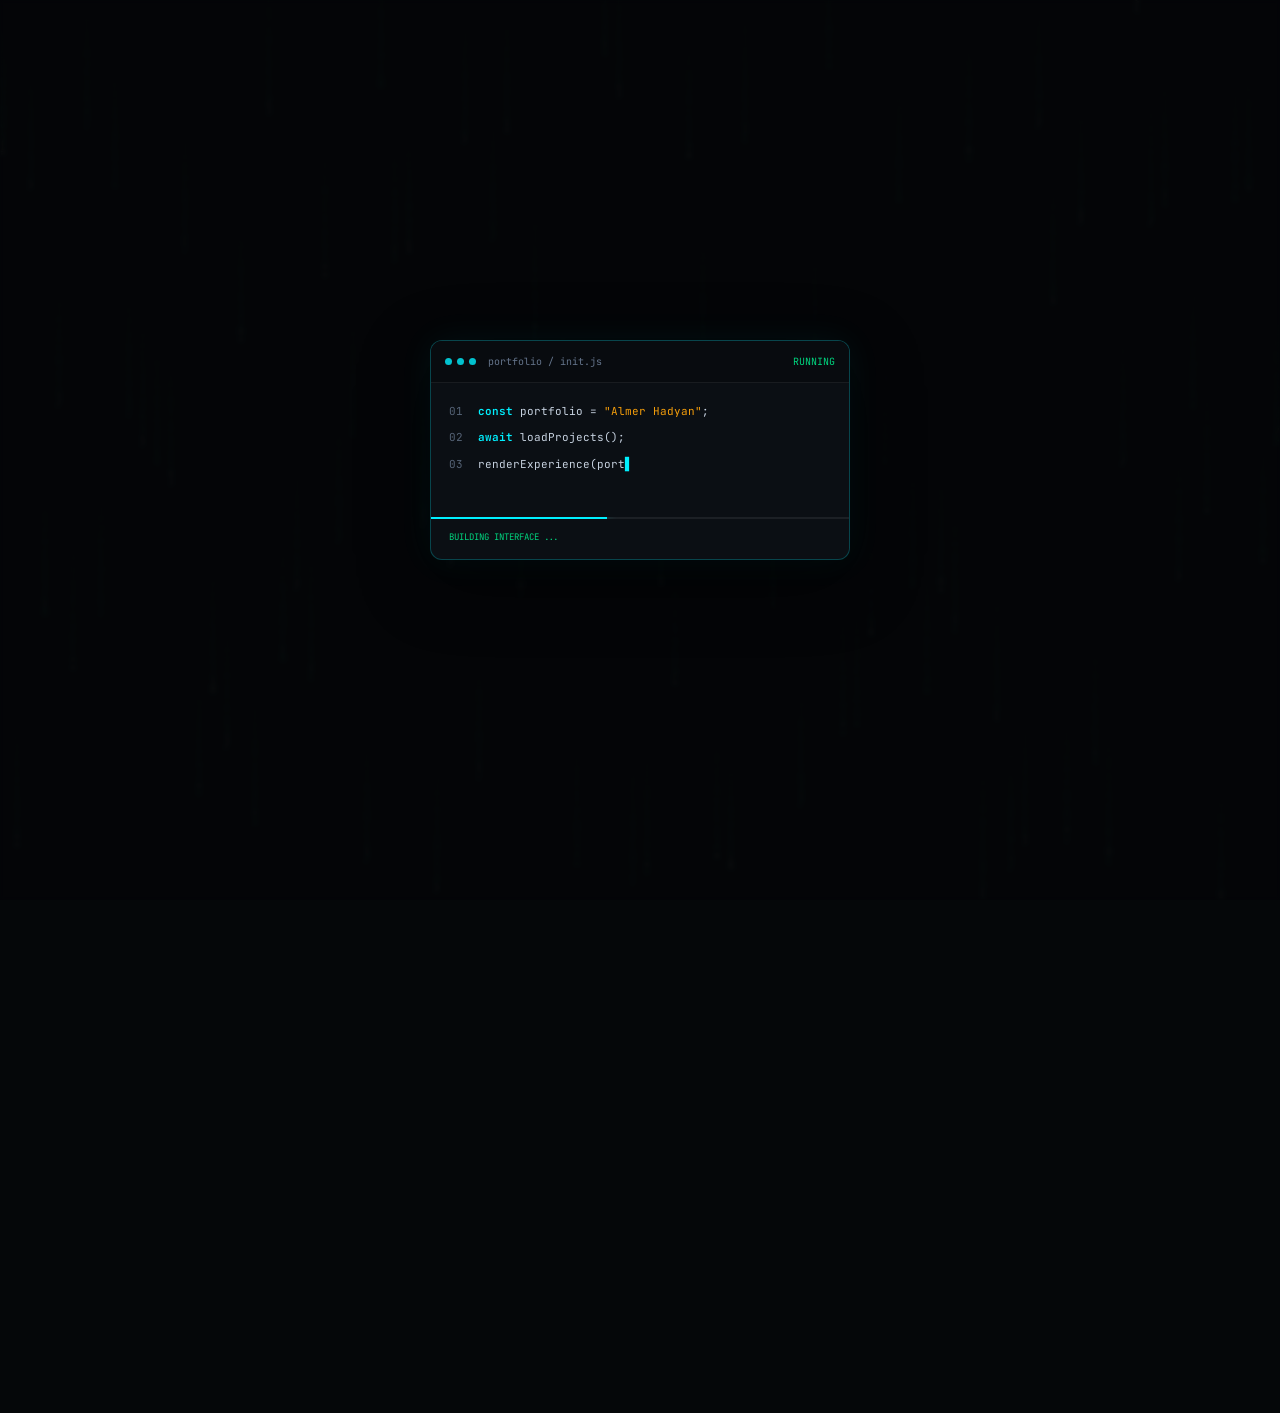
<file: projects/ai-chatbot.html>
<!DOCTYPE html>
<html lang="en">
<head>
  <meta charset="UTF-8" />
  <meta name="viewport" content="width=device-width, initial-scale=1.0" />
  <title>AI Chatbot (ex) App — Almer Hadyan</title>
  <link rel="icon" type="image/png" href="../asset/logo.png" />
  <link rel="stylesheet" href="../css/style.css" />
  <style>
    .chatbot-grid {
      height: 360px;
      background: #1C1C1E;
      display: grid;
      grid-template-columns: repeat(8, 1fr);
      gap: 8px;
      padding: 24px;
      overflow: hidden;
    }
    .mock-screen {
      border-radius: 6px;
      padding: 8px;
      display: flex;
      flex-direction: column;
      justify-content: space-between;
      height: 100%;
    }
  </style>
</head>
<body>
  <div class="site-loader" role="status" aria-label="Loading portfolio">
    <div class="site-loader-panel" aria-hidden="true">
      <div class="site-loader-header"><div class="site-loader-dots"><i></i><i></i><i></i></div><span class="site-loader-file">portfolio / init.js</span><span class="site-loader-state">RUNNING</span></div>
      <div class="site-loader-code"><div><span>01</span> <b>const</b> portfolio = <em>"Almer Hadyan"</em>;</div><div><span>02</span> <b>await</b> loadProjects();</div><div><span>03</span> renderExperience(portfolio);</div><div><span>04</span> <strong>return</strong> <em>"ready"</em>;</div></div>
      <div class="site-loader-progress"><i></i></div>
      <div class="site-loader-message">BUILDING INTERFACE <span>...</span></div>
    </div>
  </div>
  <header class="site-header">
    <div class="container nav-wrapper">
      <a href="../index.html" class="brand-link">
        <img class="brand-emblem" src="../asset/logo.png" alt="Almer Hadyan logo" />
        <div>
          <div class="brand-text-main">
            <span>ALMER HADYAN</span>
            <span class="brand-dot"></span>
          </div>
          <div class="brand-subtext">DESIGN_ENGINEER.tsx</div>
        </div>
      </a>

      <div class="header-right">
        <a href="../index.html" class="btn-dark">
          <span style="color: #00F0FF;">←</span>
          <span>cd /portfolio/home</span>
        </a>
        <a href="../index.html#contact" class="btn-cyan">
          <span>$ hire</span>
        </a>
      </div>
    </div>
  </header>

  <main class="container" style="padding-top: 48px; padding-bottom: 80px;">
    <div style="margin-bottom: 24px;">
      <div class="font-mono" style="font-size: 12px; color: var(--text-dim); margin-bottom: 16px;">
        <a href="../index.html" style="color: var(--text-muted);">~/almer-hadyan</a> /
        <a href="../index.html#projects" style="color: var(--text-muted);">deployments</a> /
        <span style="color: var(--cyan);">ai-chatbot</span>
      </div>

      <div class="tags-row">
        <span class="tag tag-green">&gt; Team Collaboration</span>
        <span class="tag tag-gray">Figma · Prototype</span>
        <span class="tag tag-cyan">AI Interface</span>
      </div>

      <h1 style="font-size: 44px; font-weight: 800; line-height: 1.15; margin-bottom: 16px;">
        AI chatbot ( ex ) app
      </h1>

      <p style="font-size: 16px; color: var(--text-muted); max-width: 800px; line-height: 1.6; margin-bottom: 32px;">
        Ai Chatbot ( ex ), this is the design that i make and colaboration with my team for it. Features complete light and dark mode mobile flows for conversational AI assistants.
      </p>

      <div style="display: grid; grid-template-columns: repeat(auto-fit, minmax(200px, 1fr)); gap: 16px; margin-bottom: 40px;">
        <div class="card" style="padding: 20px;">
          <div class="font-mono" style="font-size: 11px; color: var(--text-dim);">COLLABORATION</div>
          <div style="font-size: 16px; font-weight: 800; color: var(--cyan); margin-top: 4px;">Almer &amp; Design Team</div>
        </div>
        <div class="card" style="padding: 20px;">
          <div class="font-mono" style="font-size: 11px; color: var(--text-dim);">THEMES</div>
          <div style="font-size: 16px; font-weight: 800; color: #FFFFFF; margin-top: 4px;">Light &amp; Dark Mode</div>
        </div>
        <div class="card" style="padding: 20px;">
          <div class="font-mono" style="font-size: 11px; color: var(--text-dim);">SCREENS</div>
          <div style="font-size: 16px; font-weight: 800; color: var(--green); margin-top: 4px;">30+ Mobile Screens</div>
        </div>
        <div class="card" style="padding: 20px;">
          <div class="font-mono" style="font-size: 11px; color: var(--text-dim);">PLATFORM</div>
          <div style="font-size: 16px; font-weight: 800; color: var(--amber); margin-top: 4px;">iOS / Android Figma Tokens</div>
        </div>
      </div>
    </div>

    <!-- Visual Container (Matches Rectangle 4200.png) -->
    <div class="card" style="overflow: hidden; margin-bottom: 48px;">
      <div style="display: flex; align-items: center; justify-content: space-between; padding: 14px 20px; background-color: #080B0F; border-bottom: 1px solid rgba(255, 255, 255, 0.08);">
        <div style="display: flex; align-items: center; gap: 8px;">
          <span class="dot-red"></span>
          <span class="dot-yellow"></span>
          <span class="dot-green"></span>
          <span class="font-mono" style="font-size: 12px; color: var(--text-dim); margin-left: 12px;">preview://ai-chatbot/brainbox.fig</span>
        </div>
        <span class="font-mono" style="font-size: 11px; color: var(--text-muted);">&gt; git checkout feat/ai-chatbot-ui</span>
      </div>

      <div style="padding: 0; overflow: hidden; background: #0B0F14; display: flex; align-items: center; justify-content: center; min-height: 360px;">
        <img src="../asset/ai_chat_bot.jpeg" alt="AI chatbot app preview" style="display: block; max-width: 100%; max-height: 420px; width: auto; height: auto; object-fit: contain; object-position: center; background: #0B0F14;" />
      </div>
    </div>

    <div style="display: grid; grid-template-columns: 2fr 1fr; gap: 32px;">
      <div class="card" style="padding: 32px;">
        <div class="section-badge badge-cyan">01 // CONVERSATIONAL UX</div>
        <h2 style="font-size: 24px; font-weight: 800; margin-bottom: 16px;">BrainBox Collaborative Architecture</h2>
        <p style="color: var(--text-muted); font-size: 14px; line-height: 1.8;">
          Collaborated as a team in Figma to establish a shared component library with instant light/dark variable switching, clean typographic message bubbles, and frictionless authentication screens.
        </p>
      </div>

      <div class="card" style="padding: 28px;">
        <div class="font-mono" style="font-size: 11px; color: var(--text-dim); margin-bottom: 16px;">// ACTIONS</div>
        <a href="../index.html#projects" class="btn-cyan" style="width: 100%; justify-content: center;">
          ← Back to All Projects
        </a>
      </div>
    </div>
  </main>

  <footer class="site-footer">
    <div class="container footer-content">
      <div>
        <strong style="color: #fff;">&lt;/&gt; ALMER HADYAN</strong>
        <span style="margin: 0 8px; color: var(--text-dim);">|</span>
        <span>Designed &amp; engineered with pixel precision</span>
      </div>
      <div>
        <span>status: <strong style="color: var(--green);">200 OK</strong></span>
        <span style="margin-left: 16px;">© 2026 Almer Hadyan 🇮🇩</span>
      </div>
    </div>
  </footer>
  <script type="module" src="../js/main.js"></script>
</body>
</html>
</file>
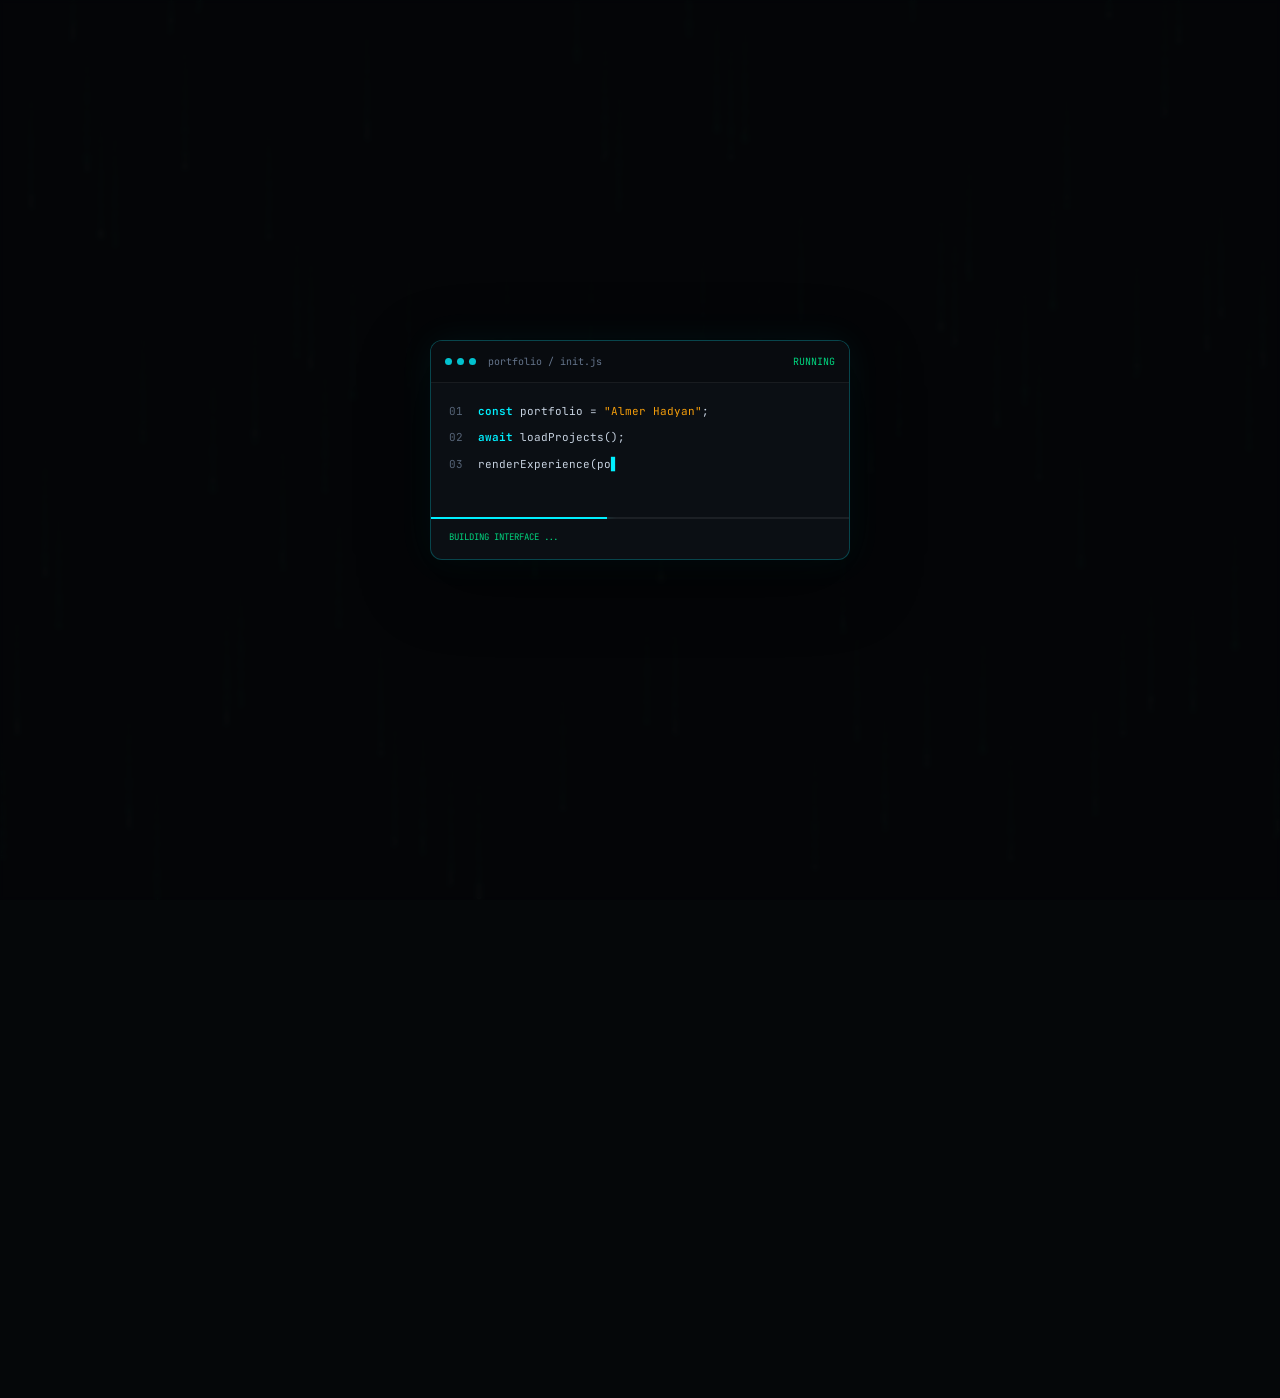
<file: projects/brand-space-logo.html>
<!DOCTYPE html>
<html lang="en">
<head>
  <meta charset="UTF-8" />
  <meta name="viewport" content="width=device-width, initial-scale=1.0" />
  <title>Logo Animation - Brand Space — Almer Hadyan</title>
  <link rel="icon" type="image/png" href="../asset/logo.png" />
  <link rel="stylesheet" href="../css/style.css" />
  <style>
    .space-canvas {
      height: 380px;
      background: #000000;
      display: flex;
      align-items: center;
      justify-content: center;
      padding: 40px;
    }
    .space-svg {
      width: 100%;
      max-width: 440px;
      transition: transform 300ms ease;
    }
    .space-canvas:hover .space-svg {
      transform: scale(1.04);
    }
  </style>
</head>
<body>
  <div class="site-loader" role="status" aria-label="Loading portfolio">
    <div class="site-loader-panel" aria-hidden="true">
      <div class="site-loader-header"><div class="site-loader-dots"><i></i><i></i><i></i></div><span class="site-loader-file">portfolio / init.js</span><span class="site-loader-state">RUNNING</span></div>
      <div class="site-loader-code"><div><span>01</span> <b>const</b> portfolio = <em>"Almer Hadyan"</em>;</div><div><span>02</span> <b>await</b> loadProjects();</div><div><span>03</span> renderExperience(portfolio);</div><div><span>04</span> <strong>return</strong> <em>"ready"</em>;</div></div>
      <div class="site-loader-progress"><i></i></div>
      <div class="site-loader-message">BUILDING INTERFACE <span>...</span></div>
    </div>
  </div>
  <header class="site-header">
    <div class="container nav-wrapper">
      <a href="../index.html" class="brand-link">
        <img class="brand-emblem" src="../asset/logo.png" alt="Almer Hadyan logo" />
        <div>
          <div class="brand-text-main">
            <span>ALMER HADYAN</span>
            <span class="brand-dot"></span>
          </div>
          <div class="brand-subtext">DESIGN_ENGINEER.tsx</div>
        </div>
      </a>

      <div class="header-right">
        <a href="../index.html" class="btn-dark">
          <span style="color: #00F0FF;">←</span>
          <span>cd /portfolio/home</span>
        </a>
        <a href="../index.html#contact" class="btn-cyan">
          <span>$ hire</span>
        </a>
      </div>
    </div>
  </header>

  <main class="container" style="padding-top: 48px; padding-bottom: 80px;">
    <div style="margin-bottom: 24px;">
      <div class="font-mono" style="font-size: 12px; color: var(--text-dim); margin-bottom: 16px;">
        <a href="../index.html" style="color: var(--text-muted);">~/almer-hadyan</a> /
        <a href="../index.html#projects" style="color: var(--text-muted);">deployments</a> /
        <span style="color: var(--cyan);">logo-animation</span>
      </div>

      <div class="tags-row">
        <span class="tag tag-green">&gt; Project animation</span>
        <span class="tag tag-gray">Figma · Lottie</span>
      </div>

      <h1 style="font-size: 44px; font-weight: 800; line-height: 1.15; margin-bottom: 16px;">
        Logo Animation - Brand Space logo animation
      </h1>

      <p style="font-size: 16px; color: var(--text-muted); max-width: 800px; line-height: 1.6; margin-bottom: 32px;">
        This image is a project poster for an animation logo. It explains that the logo animation was made using Lottie files in 6 minutes with a black and white theme. The poster also shows the project creators, a YouTube preview, and a QR code to view the animated logo.
      </p>

      <div style="display: grid; grid-template-columns: repeat(auto-fit, minmax(200px, 1fr)); gap: 16px; margin-bottom: 40px;">
        <div class="card" style="padding: 20px;">
          <div class="font-mono" style="font-size: 11px; color: var(--text-dim);">CREATOR</div>
          <div style="font-size: 16px; font-weight: 800; color: var(--cyan); margin-top: 4px;">Almer Hadyan</div>
        </div>
        <div class="card" style="padding: 20px;">
          <div class="font-mono" style="font-size: 11px; color: var(--text-dim);">FRAMERATE</div>
          <div style="font-size: 16px; font-weight: 800; color: #FFFFFF; margin-top: 4px;">30 FPS Animation</div>
        </div>
        <div class="card" style="padding: 20px;">
          <div class="font-mono" style="font-size: 11px; color: var(--text-dim);">TIMEFRAME</div>
          <div style="font-size: 16px; font-weight: 800; color: var(--amber); margin-top: 4px;">10 SEC Duration</div>
        </div>
        <div class="card" style="padding: 20px;">
          <div class="font-mono" style="font-size: 11px; color: var(--text-dim);">CREATION SPRINT</div>
          <div style="font-size: 16px; font-weight: 800; color: var(--green); margin-top: 4px;">6 Minutes Lottie Build</div>
        </div>
      </div>
    </div>

    <!-- Visual Container (Matches Screenshot 2026-09-29 091439.png) -->
    <div class="card" style="overflow: hidden; margin-bottom: 48px;">
      <div style="display: flex; align-items: center; justify-content: space-between; padding: 14px 20px; background-color: #080B0F; border-bottom: 1px solid rgba(255, 255, 255, 0.08);">
        <div style="display: flex; align-items: center; gap: 8px;">
          <span class="dot-red"></span>
          <span class="dot-yellow"></span>
          <span class="dot-green"></span>
          <span class="font-mono" style="font-size: 12px; color: var(--text-dim); margin-left: 12px;">preview://space-logo/animation.lottie</span>
        </div>
        <span class="font-mono" style="font-size: 11px; color: var(--text-muted);">&gt; branch: feat/spatial-v3</span>
      </div>

      <div class="space-canvas">
        <svg class="space-svg" viewBox="0 0 500 220" fill="none">
          <!-- S -->
          <path d="M92 68 C68 74 52 88 46 98 C44 102 68 108 88 112 C98 115 92 128 72 138" stroke="white" stroke-width="6" stroke-linecap="round" stroke-linejoin="round"/>
          <!-- I / P stem -->
          <line x1="138" y1="112" x2="138" y2="146" stroke="white" stroke-width="8" stroke-linecap="square"/>
          <!-- A (delta) -->
          <path d="M192 150 L234 72 L274 148 L234 126 L216 138" stroke="white" stroke-width="6" stroke-linecap="round" stroke-linejoin="round"/>
          <!-- C -->
          <path d="M312 130 C306 108 326 84 356 76 L356 98" stroke="white" stroke-width="6" stroke-linecap="round" stroke-linejoin="round"/>
          <!-- E (three bars) -->
          <line x1="382" y1="92" x2="444" y2="92" stroke="white" stroke-width="5.5" stroke-linecap="round"/>
          <line x1="382" y1="118" x2="444" y2="118" stroke="white" stroke-width="5.5" stroke-linecap="round"/>
          <line x1="382" y1="146" x2="444" y2="146" stroke="white" stroke-width="5.5" stroke-linecap="round"/>
        </svg>
      </div>
    </div>

    <div style="display: grid; grid-template-columns: 2fr 1fr; gap: 32px;">
      <div class="card" style="padding: 32px;">
        <div class="section-badge badge-amber">01 // GEOMETRIC MINIMALISM</div>
        <h2 style="font-size: 24px; font-weight: 800; margin-bottom: 16px;">Vector Precision &amp; Lottie Flow</h2>
        <p style="color: var(--text-muted); font-size: 14px; line-height: 1.8;">
          A stripped-back brand mark reducing S-P-A-C-E to foundational vector primitives. Created in Figma and brought to life through lightweight JSON vector motion curves.
        </p>
      </div>

      <div class="card" style="padding: 28px;">
        <div class="font-mono" style="font-size: 11px; color: var(--text-dim); margin-bottom: 16px;">// ACTIONS</div>
        <a href="../index.html#projects" class="btn-cyan" style="width: 100%; justify-content: center;">
          ← Back to All Projects
        </a>
      </div>
    </div>
  </main>

  <footer class="site-footer">
    <div class="container footer-content">
      <div>
        <strong style="color: #fff;">&lt;/&gt; ALMER HADYAN</strong>
        <span style="margin: 0 8px; color: var(--text-dim);">|</span>
        <span>Designed &amp; engineered with pixel precision</span>
      </div>
      <div>
        <span>status: <strong style="color: var(--green);">200 OK</strong></span>
        <span style="margin-left: 16px;">© 2026 Almer Hadyan 🇮🇩</span>
      </div>
    </div>
  </footer>
  <script type="module" src="../js/main.js"></script>
</body>
</html>
</file>
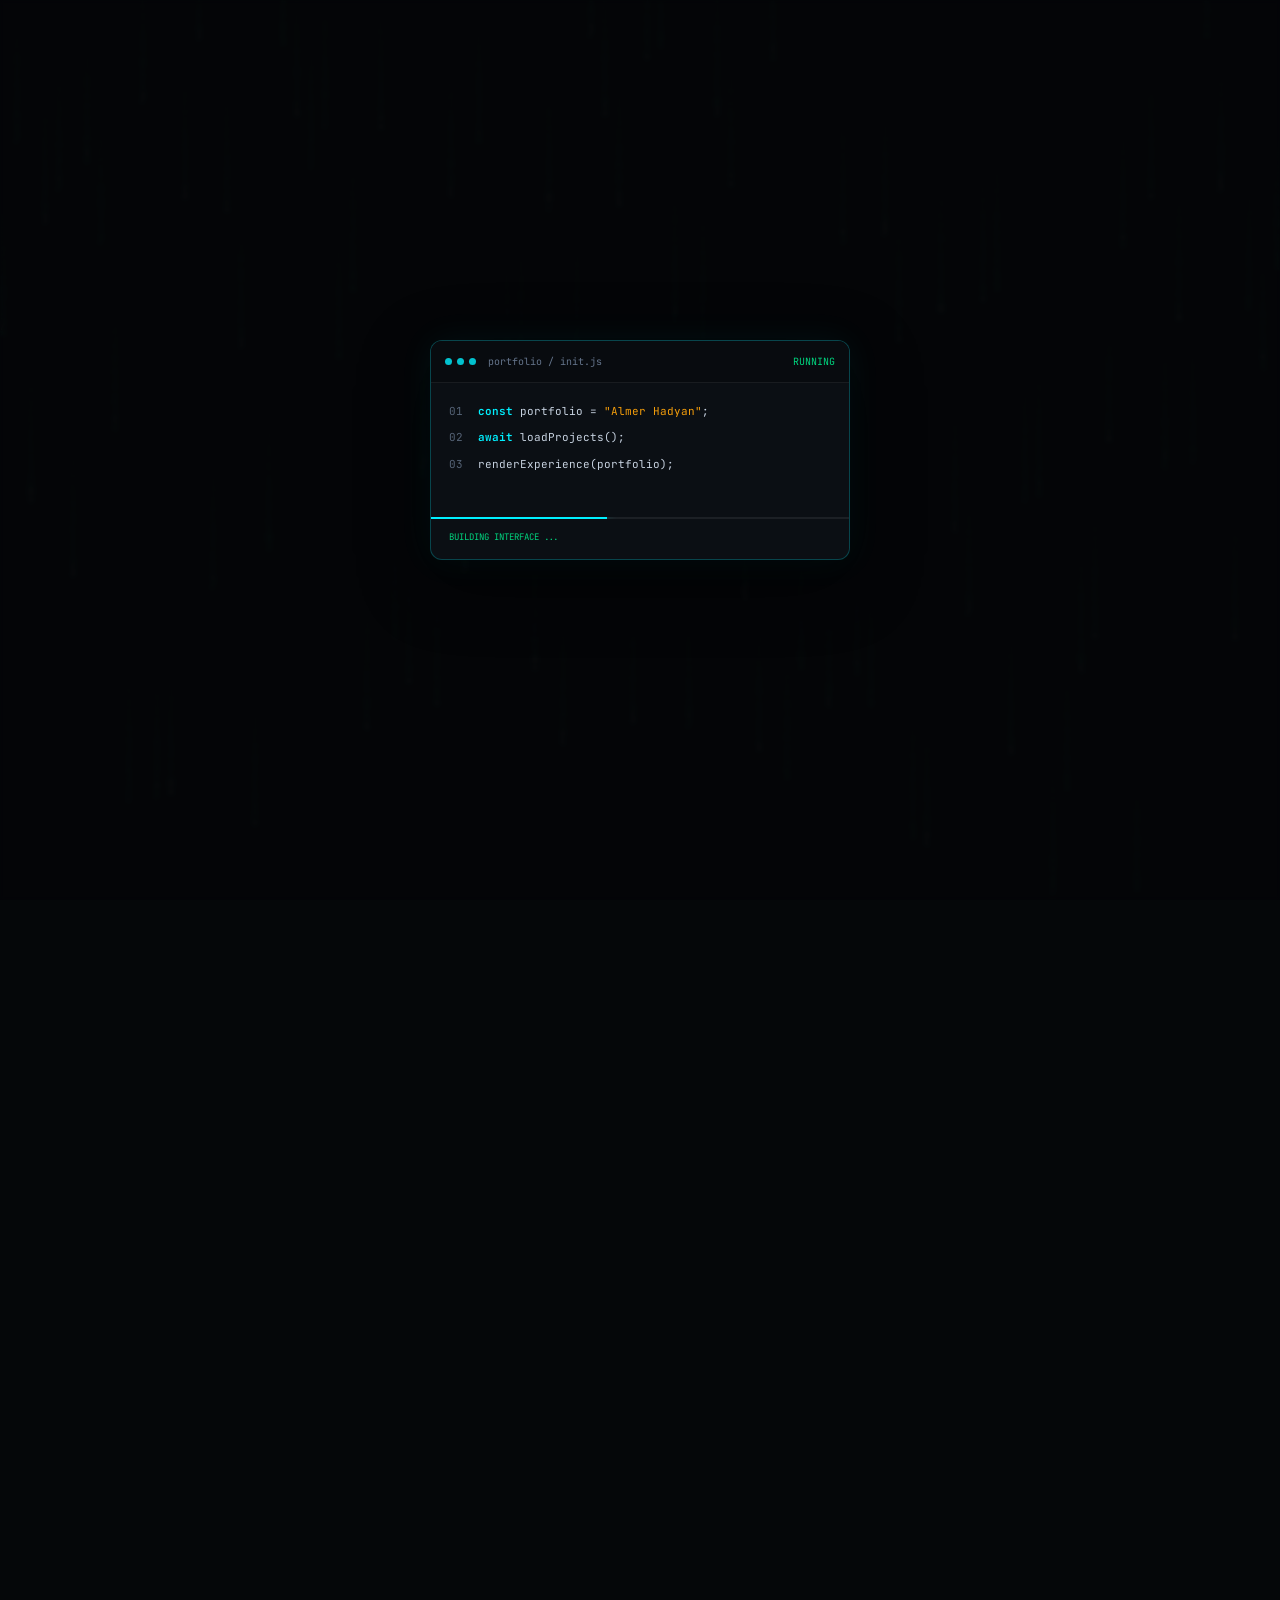
<file: projects/food-app-nm.html>
<!DOCTYPE html>
<html lang="en">
<head>
  <meta charset="UTF-8" />
  <meta name="viewport" content="width=device-width, initial-scale=1.0" />
  <title>Food App (NM) Second Generation — Almer Hadyan</title>
  <link rel="icon" type="image/png" href="../asset/logo.png" />
  <link rel="stylesheet" href="../css/style.css" />
  <style>
    .food-nm-grid {
      min-height: 360px;
      background: #1F1F1F;
      display: flex;
      justify-content: center;
      padding: 24px;
      overflow: hidden;
    }
  </style>
</head>
<body>
  <div class="site-loader" role="status" aria-label="Loading portfolio">
    <div class="site-loader-panel" aria-hidden="true">
      <div class="site-loader-header"><div class="site-loader-dots"><i></i><i></i><i></i></div><span class="site-loader-file">portfolio / init.js</span><span class="site-loader-state">RUNNING</span></div>
      <div class="site-loader-code"><div><span>01</span> <b>const</b> portfolio = <em>"Almer Hadyan"</em>;</div><div><span>02</span> <b>await</b> loadProjects();</div><div><span>03</span> renderExperience(portfolio);</div><div><span>04</span> <strong>return</strong> <em>"ready"</em>;</div></div>
      <div class="site-loader-progress"><i></i></div>
      <div class="site-loader-message">BUILDING INTERFACE <span>...</span></div>
    </div>
  </div>
  <header class="site-header">
    <div class="container nav-wrapper">
      <a href="../index.html" class="brand-link">
        <img class="brand-emblem" src="../asset/logo.png" alt="Almer Hadyan logo" />
        <div>
          <div class="brand-text-main">
            <span>ALMER HADYAN</span>
            <span class="brand-dot"></span>
          </div>
          <div class="brand-subtext">DESIGN_ENGINEER.tsx</div>
        </div>
      </a>

      <div class="header-right">
        <a href="../index.html" class="btn-dark">
          <span style="color: #00F0FF;">←</span>
          <span>cd /portfolio/home</span>
        </a>
        <a href="../index.html#contact" class="btn-cyan">
          <span>$ hire</span>
        </a>
      </div>
    </div>
  </header>

  <main class="container" style="padding-top: 48px; padding-bottom: 80px;">
    <div style="margin-bottom: 24px;">
      <div class="font-mono" style="font-size: 12px; color: var(--text-dim); margin-bottom: 16px;">
        <a href="../index.html" style="color: var(--text-muted);">~/almer-hadyan</a> /
        <a href="../index.html#projects" style="color: var(--text-muted);">deployments</a> /
        <span style="color: var(--cyan);">food-app-nm</span>
      </div>

      <div class="tags-row">
        <span class="tag tag-green">&gt; V2 Architecture</span>
        <span class="tag tag-gray">Figma · Payment UI</span>
        <span class="tag tag-cyan">Complex Flow</span>
      </div>

      <h1 style="font-size: 44px; font-weight: 800; line-height: 1.15; margin-bottom: 16px;">
        Food app ( NM )
      </h1>

      <p style="font-size: 16px; color: var(--text-muted); max-width: 800px; line-height: 1.6; margin-bottom: 32px;">
        This is my Second food app, but the different From Before, this food app have payment Ui, and more Complexs.
      </p>

      <div style="display: grid; grid-template-columns: repeat(auto-fit, minmax(200px, 1fr)); gap: 16px; margin-bottom: 40px;">
        <div class="card" style="padding: 20px;">
          <div class="font-mono" style="font-size: 11px; color: var(--text-dim);">AUTHOR</div>
          <div style="font-size: 16px; font-weight: 800; color: var(--cyan); margin-top: 4px;">Almer Hadyan</div>
        </div>
        <div class="card" style="padding: 20px;">
          <div class="font-mono" style="font-size: 11px; color: var(--text-dim);">SYSTEM MODULE</div>
          <div style="font-size: 16px; font-weight: 800; color: #FFFFFF; margin-top: 4px;">Integrated Payment UI</div>
        </div>
        <div class="card" style="padding: 20px;">
          <div class="font-mono" style="font-size: 11px; color: var(--text-dim);">ARCHITECTURE</div>
          <div style="font-size: 16px; font-weight: 800; color: var(--green); margin-top: 4px;">V2 Complex Flow</div>
        </div>
        <div class="card" style="padding: 20px;">
          <div class="font-mono" style="font-size: 11px; color: var(--text-dim);">TOOL</div>
          <div style="font-size: 16px; font-weight: 800; color: var(--amber); margin-top: 4px;">Figma Auto-Layout</div>
        </div>
      </div>
    </div>

    <!-- Visual Container (Matches Rectangle 4de200.png) -->
    <div class="card" style="overflow: hidden; margin-bottom: 48px;">
      <div style="display: flex; align-items: center; justify-content: space-between; padding: 14px 20px; background-color: #080B0F; border-bottom: 1px solid rgba(255, 255, 255, 0.08);">
        <div style="display: flex; align-items: center; gap: 8px;">
          <span class="dot-red"></span>
          <span class="dot-yellow"></span>
          <span class="dot-green"></span>
          <span class="font-mono" style="font-size: 12px; color: var(--text-dim); margin-left: 12px;">preview://food-app-nm/components.fig</span>
        </div>
        <span class="font-mono" style="font-size: 11px; color: var(--text-muted);">&gt; git checkout feat/food-nm-v2</span>
      </div>

      <div class="food-nm-grid">
        <img src="../asset/food%20app%20NM.png" alt="Food App NM design screens" style="display: block; width: 100%; max-width: 1000px; max-height: 680px; height: auto; object-fit: contain; object-position: center;" />
      </div>
    </div>

    <div style="display: grid; grid-template-columns: 2fr 1fr; gap: 32px;">
      <div class="card" style="padding: 32px;">
        <div class="section-badge badge-green">01 // EXTENDED FUNCTIONALITY</div>
        <h2 style="font-size: 24px; font-weight: 800; margin-bottom: 16px;">Advanced UI Component Architecture</h2>
        <p style="color: var(--text-muted); font-size: 14px; line-height: 1.8;">
          The second-generation Food App (NM) expands upon earlier food delivery concepts with a fresh emerald-green (#56AC7A) visual identity, multi-step payment UI, user option radio controls, profile drawers, and in-app rating modals.
        </p>
      </div>

      <div class="card" style="padding: 28px;">
        <div class="font-mono" style="font-size: 11px; color: var(--text-dim); margin-bottom: 16px;">// ACTIONS</div>
        <a href="../index.html#projects" class="btn-cyan" style="width: 100%; justify-content: center;">
          ← Back to All Projects
        </a>
      </div>
    </div>
  </main>

  <footer class="site-footer">
    <div class="container footer-content">
      <div>
        <strong style="color: #fff;">&lt;/&gt; ALMER HADYAN</strong>
        <span style="margin: 0 8px; color: var(--text-dim);">|</span>
        <span>Designed &amp; engineered with pixel precision</span>
      </div>
      <div>
        <span>status: <strong style="color: var(--green);">200 OK</strong></span>
        <span style="margin-left: 16px;">© 2026 Almer Hadyan 🇮🇩</span>
      </div>
    </div>
  </footer>
  <script type="module" src="../js/main.js"></script>
</body>
</html>
</file>
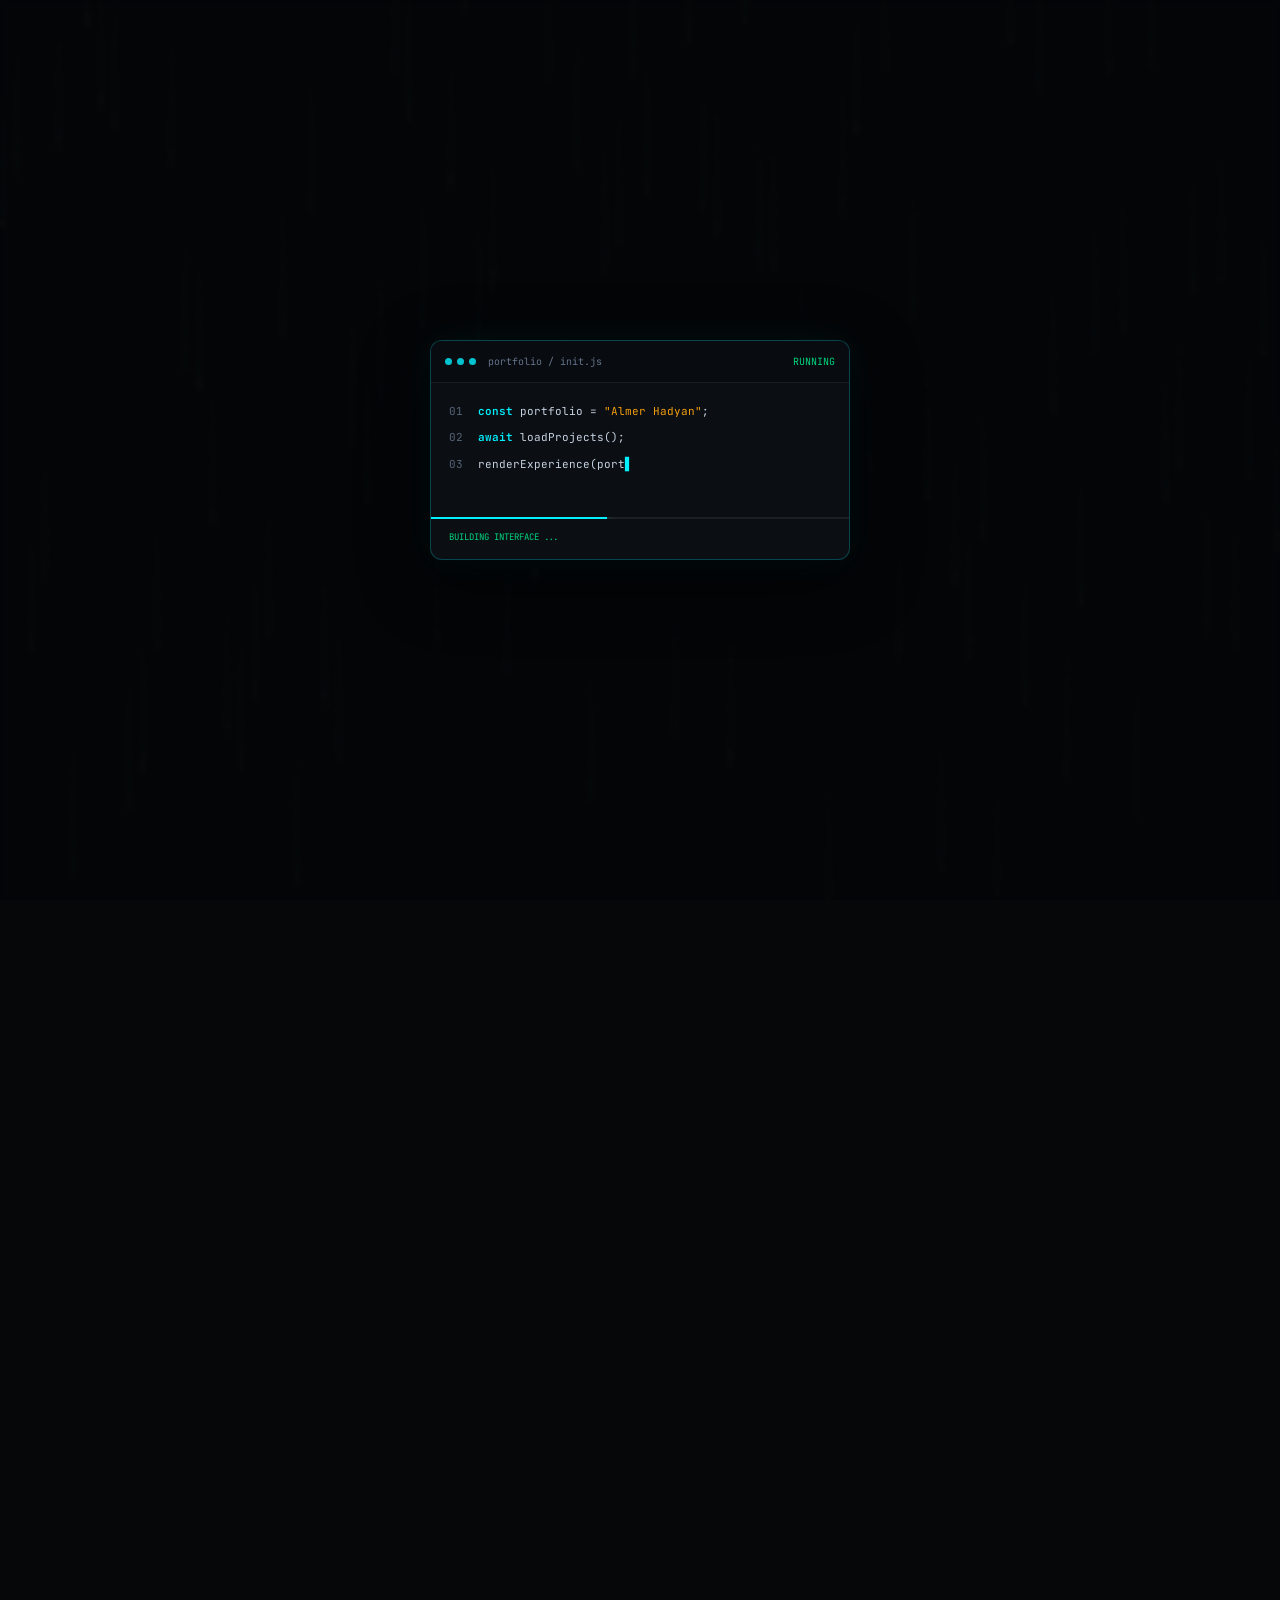
<file: projects/food-delivery.html>
<!DOCTYPE html>
<html lang="en">
<head>
  <meta charset="UTF-8" />
  <meta name="viewport" content="width=device-width, initial-scale=1.0" />
  <title>Food Delivery iOS UI Kit — Almer Hadyan</title>
  <link rel="icon" type="image/png" href="../asset/logo.png" />
  <link rel="stylesheet" href="../css/style.css" />
  <style>
    .showcase-banner {
      width: 100%;
      height: 440px;
      border-radius: 16px;
      background: linear-gradient(135deg, #FDB954 0%, #FCA93F 50%, #F5972C 100%);
      position: relative;
      overflow: hidden;
      display: flex;
      padding: 40px;
      color: #141414;
      border: 1px solid rgba(255, 255, 255, 0.1);
    }
    .showcase-left {
      width: 45%;
      display: flex;
      flex-direction: column;
      justify-content: space-between;
      z-index: 2;
    }
    .showcase-right {
      width: 55%;
      display: grid;
      grid-template-columns: 1fr 1fr;
      gap: 16px;
      z-index: 2;
    }
    .phone-mockup {
      background: #FFFFFF;
      border-radius: 16px;
      padding: 16px;
      box-shadow: 0 10px 25px rgba(0,0,0,0.15);
      display: flex;
      flex-direction: column;
      justify-content: space-between;
    }
  </style>
</head>
<body>
  <div class="site-loader" role="status" aria-label="Loading portfolio">
    <div class="site-loader-panel" aria-hidden="true">
      <div class="site-loader-header"><div class="site-loader-dots"><i></i><i></i><i></i></div><span class="site-loader-file">portfolio / init.js</span><span class="site-loader-state">RUNNING</span></div>
      <div class="site-loader-code"><div><span>01</span> <b>const</b> portfolio = <em>"Almer Hadyan"</em>;</div><div><span>02</span> <b>await</b> loadProjects();</div><div><span>03</span> renderExperience(portfolio);</div><div><span>04</span> <strong>return</strong> <em>"ready"</em>;</div></div>
      <div class="site-loader-progress"><i></i></div>
      <div class="site-loader-message">BUILDING INTERFACE <span>...</span></div>
    </div>
  </div>
  <header class="site-header">
    <div class="container nav-wrapper">
      <a href="../index.html" class="brand-link">
        <img class="brand-emblem" src="../asset/logo.png" alt="Almer Hadyan logo" />
        <div>
          <div class="brand-text-main">
            <span>ALMER HADYAN</span>
            <span class="brand-dot"></span>
          </div>
          <div class="brand-subtext">DESIGN_ENGINEER.tsx</div>
        </div>
      </a>

      <div class="header-right">
        <a href="../index.html" class="btn-dark">
          <span style="color: #00F0FF;">←</span>
          <span>cd /portfolio/home</span>
        </a>
        <a href="../index.html#contact" class="btn-cyan">
          <span>$ hire</span>
        </a>
      </div>
    </div>
  </header>

  <main class="container" style="padding-top: 48px; padding-bottom: 80px;">
    <!-- Breadcrumb & Tags -->
    <div style="margin-bottom: 24px;">
      <div class="font-mono" style="font-size: 12px; color: var(--text-dim); margin-bottom: 16px;">
        <a href="../index.html" style="color: var(--text-muted);">~/almer-hadyan</a> /
        <a href="../index.html#projects" style="color: var(--text-muted);">deployments</a> /
        <span style="color: var(--cyan);">food-delivery</span>
      </div>

      <div class="tags-row">
        <span class="tag tag-green">&gt; Project ENGINE</span>
        <span class="tag tag-gray">intermediate designer · FIGMA TOKENS</span>
        <span class="tag tag-cyan">STATUS: project</span>
      </div>

      <h1 style="font-size: 44px; font-weight: 800; line-height: 1.15; margin-bottom: 16px;">
        Food — Food delivery app, search some food easy and simple
      </h1>

      <p style="font-size: 16px; color: var(--text-muted); max-width: 800px; line-height: 1.6; margin-bottom: 32px;">
        Design UI food apps, for buy some food more easy with online, in this ui i make for on boarding, log in, sign up page, home page, chef interface, buying page and, acount page with the money you have, this ui i make more than 50 screen, include log in and on boarding.
      </p>

      <!-- Key Metrics -->
      <div style="display: grid; grid-template-columns: repeat(auto-fit, minmax(200px, 1fr)); gap: 16px; margin-bottom: 40px;">
        <div class="card" style="padding: 20px;">
          <div class="font-mono" style="font-size: 11px; color: var(--text-dim);">ROLE // AUTHOR</div>
          <div style="font-size: 16px; font-weight: 800; color: var(--cyan); margin-top: 4px;">Almer Hadyan (Developer App)</div>
        </div>
        <div class="card" style="padding: 20px;">
          <div class="font-mono" style="font-size: 11px; color: var(--text-dim);">COVER DESIGN</div>
          <div style="font-size: 16px; font-weight: 800; color: #FFFFFF; margin-top: 4px;">2 Bonus Covers</div>
        </div>
        <div class="card" style="padding: 20px;">
          <div class="font-mono" style="font-size: 11px; color: var(--text-dim);">TOTAL SCREENS</div>
          <div style="font-size: 16px; font-weight: 800; color: var(--green); margin-top: 4px;">50+ iOS Screens</div>
        </div>
        <div class="card" style="padding: 20px;">
          <div class="font-mono" style="font-size: 11px; color: var(--text-dim);">SYSTEM TOKENS</div>
          <div style="font-size: 16px; font-weight: 800; color: var(--amber); margin-top: 4px;">Figma Component Library</div>
        </div>
      </div>
    </div>

    <!-- Visual Presentation Board (Matches Screenshot 2026-04-13 133642.png) -->
    <div class="card" style="overflow: hidden; margin-bottom: 48px;">
      <div style="display: flex; align-items: center; justify-content: space-between; padding: 14px 20px; background-color: #080B0F; border-bottom: 1px solid rgba(255, 255, 255, 0.08);">
        <div style="display: flex; align-items: center; gap: 8px;">
          <span class="dot-red"></span>
          <span class="dot-yellow"></span>
          <span class="dot-green"></span>
          <span class="font-mono" style="font-size: 12px; color: var(--text-dim); margin-left: 12px;">preview://food-delivery/ios-ui-kit.fig</span>
        </div>
        <span class="font-mono" style="font-size: 11px; color: var(--text-muted);">&gt; git open the project/2025</span>
      </div>

      <div class="showcase-banner" style="padding: 0; background: linear-gradient(135deg, #FDB954 0%, #F5972C 100%); display: flex; align-items: center; justify-content: center; overflow: hidden;">
        <img src="../asset/food%20app%20burger.png" alt="Food app burger showcase" style="width: 100%; height: 100%; object-fit: cover; object-position: center; display: block;" />
      </div>
    </div>

    <!-- Case Study Sections -->
    <div style="display: grid; grid-template-columns: 2fr 1fr; gap: 32px;">
      <div>
        <div class="card" style="padding: 32px; margin-bottom: 24px;">
          <div class="section-badge badge-cyan">01 // OVERVIEW & ARCHITECTURE</div>
          <h2 style="font-size: 24px; font-weight: 800; margin-bottom: 16px;">Production UI Engineering</h2>
          <p style="color: var(--text-muted); font-size: 14px; line-height: 1.8; margin-bottom: 20px;">
            A comprehensive 50+ screen iOS UI Kit and interactive Figma prototype designed to streamline online food ordering. Built with global style guides, reusable component tokens, and dual interfaces for both customers and restaurant chefs.
          </p>
          <div style="display: grid; grid-template-columns: 1fr 1fr; gap: 16px; margin-top: 24px;">
            <div style="padding: 16px; border-radius: 12px; background: #070A0E; border: 1px solid rgba(255,255,255,0.06);">
              <div class="font-mono" style="font-size: 11px; color: var(--amber); margin-bottom: 6px;">&gt; THE CHALLENGE</div>
              <p style="font-size: 12px; color: var(--text-muted); line-height: 1.6;">Cluttered checkout flows and confusing discovery in existing food apps slow down ordering.</p>
            </div>
            <div style="padding: 16px; border-radius: 12px; background: #070A0E; border: 1px solid rgba(255,255,255,0.06);">
              <div class="font-mono" style="font-size: 11px; color: var(--green); margin-bottom: 6px;">&gt; THE SOLUTION</div>
              <p style="font-size: 12px; color: var(--text-muted); line-height: 1.6;">Engineered a clean modular system covering onboarding, live category filters, cart, and chef management.</p>
            </div>
          </div>
        </div>
      </div>

      <div>
        <div class="card" style="padding: 28px;">
          <div class="font-mono" style="font-size: 11px; color: var(--text-dim); margin-bottom: 16px;">// DELIVERABLES</div>
          <ul style="list-style: none; font-size: 13px; color: var(--text-muted); line-height: 2;">
            <li><span style="color: var(--cyan);">✓</span> 40 User App Screens</li>
            <li><span style="color: var(--cyan);">✓</span> 10+ Chef App Screens</li>
            <li><span style="color: var(--cyan);">✓</span> Global Guidestyle &amp; Tokens</li>
            <li><span style="color: var(--cyan);">✓</span> 2 Bonus Cover Designs</li>
          </ul>
          <div style="margin-top: 24px; padding-top: 20px; border-top: 1px solid rgba(255,255,255,0.08);">
            <a href="../index.html#projects" class="btn-cyan" style="width: 100%; justify-content: center;">
              ← Back to All Projects
            </a>
          </div>
        </div>
      </div>
    </div>
  </main>

  <footer class="site-footer">
    <div class="container footer-content">
      <div>
        <strong style="color: #fff;">&lt;/&gt; ALMER HADYAN</strong>
        <span style="margin: 0 8px; color: var(--text-dim);">|</span>
        <span>Designed &amp; engineered with pixel precision</span>
      </div>
      <div>
        <span>status: <strong style="color: var(--green);">200 OK</strong></span>
        <span style="margin-left: 16px;">© 2026 Almer Hadyan 🇮🇩</span>
      </div>
    </div>
  </footer>
  <script type="module" src="../js/main.js"></script>
</body>
</html>
</file>
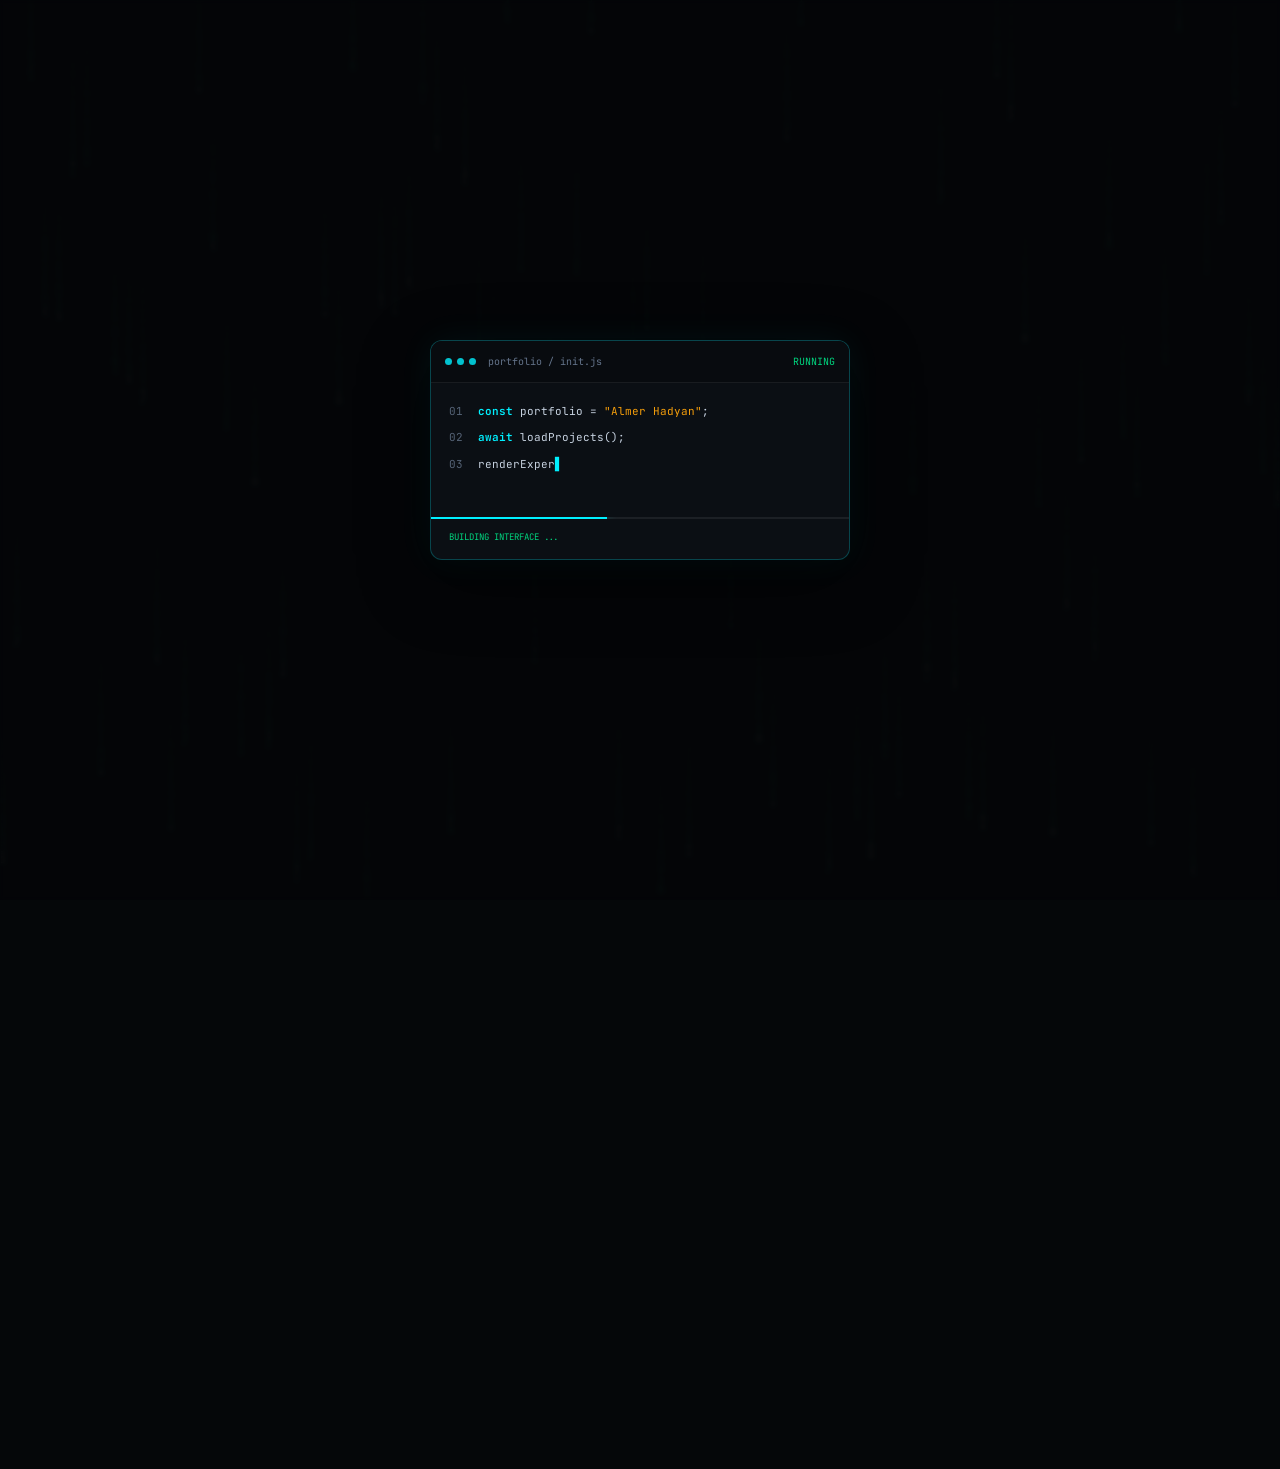
<file: projects/potrofolio.html>
<!DOCTYPE html>
<html lang="en">
<head>
  <meta charset="UTF-8" />
  <meta name="viewport" content="width=device-width, initial-scale=1.0" />
  <title>All Projects — Almer Hadyan</title>
  <link rel="icon" type="image/png" href="../asset/logo.png" />
  <link rel="stylesheet" href="../css/style.css" />
</head>
<body>
  <div class="site-loader" role="status" aria-label="Loading portfolio">
    <div class="site-loader-panel" aria-hidden="true">
      <div class="site-loader-header"><div class="site-loader-dots"><i></i><i></i><i></i></div><span class="site-loader-file">portfolio / init.js</span><span class="site-loader-state">RUNNING</span></div>
      <div class="site-loader-code"><div><span>01</span> <b>const</b> portfolio = <em>"Almer Hadyan"</em>;</div><div><span>02</span> <b>await</b> loadProjects();</div><div><span>03</span> renderExperience(portfolio);</div><div><span>04</span> <strong>return</strong> <em>"ready"</em>;</div></div>
      <div class="site-loader-progress"><i></i></div>
      <div class="site-loader-message">BUILDING INTERFACE <span>...</span></div>
    </div>
  </div>
  <header class="site-header">
    <div class="container nav-wrapper">
      <a href="../index.html" class="brand-link">
        <img class="brand-emblem" src="../asset/logo.png" alt="Almer Hadyan logo" />
        <div>
          <div class="brand-text-main">
            <span>ALMER HADYAN</span>
            <span class="brand-dot"></span>
          </div>
          <div class="brand-subtext">DESIGN_ENGINEER.tsx</div>
        </div>
      </a>

      <div class="header-right">
        <a href="../index.html" class="btn-dark">
          <span style="color: #00F0FF;">←</span>
          <span>cd /portfolio/home</span>
        </a>
        <a href="../index.html#contact" class="btn-cyan">
          <span>$ hire</span>
        </a>
      </div>
    </div>
  </header>

  <main class="container" style="padding-top: 48px; padding-bottom: 80px;">
    <section id="all-projects" class="section-explorer" style="padding: 0;">
      <div class="section-head-row">
        <div>
          <div class="section-badge badge-cyan">PROJECT INDEX // 12 ENTRIES</div>
          <h1 class="section-title">All projects</h1>
          <p class="section-subtitle">A collection of product interfaces, visual design, and portfolio work.</p>
        </div>
        <div class="filter-buttons" aria-label="Filter projects">
          <button class="filter-btn active" type="button" data-filter="all">All (12)</button>
          <button class="filter-btn" type="button" data-filter="ui-ux">UI / UX</button>
          <button class="filter-btn" type="button" data-filter="mobile-app">Mobile apps</button>
          <button class="filter-btn" type="button" data-filter="graphic-art">Graphic art</button>
        </div>
      </div>

      <div class="explorer-grid">
        <a href="../index.html#projects" class="card explorer-card" data-category="web-design ui-ux">
          <div>
            <div class="explorer-thumb" style="padding: 8px; display: flex; align-items: center; justify-content: center; background: #050709;">
              <img src="../asset/portofolio.png" alt="Portfolio website design preview" style="width: 100%; height: 100%; object-fit: contain; display: block;" />
            </div>
            <h2 class="explorer-title">Portfolio website</h2>
            <p class="explorer-desc">A code-inspired portfolio combining selected design and development work.</p>
          </div>
          <div class="explorer-footer"><span>Web design · HTML · CSS</span><span aria-hidden="true">↗</span></div>
        </a>

        <a href="food-delivery.html" class="card explorer-card" data-category="ui-ux mobile-app">
          <div>
            <div class="explorer-thumb" style="padding: 8px; display: flex; align-items: center; justify-content: center; background: #17110A;">
              <img src="../asset/food%20app%20burger.png" alt="Food delivery app design preview" style="width: 100%; height: 100%; object-fit: contain; display: block;" />
            </div>
            <h2 class="explorer-title">Food delivery app</h2>
            <p class="explorer-desc">A mobile ordering flow for browsing restaurants and getting food delivered.</p>
          </div>
          <div class="explorer-footer"><span>UI / UX · Mobile app</span><span aria-hidden="true">↗</span></div>
        </a>

        <a href="brand-space-logo.html" class="card explorer-card" data-category="graphic-art">
          <div>
            <div class="explorer-thumb" style="padding: 8px; display: flex; align-items: center; justify-content: center; background: #050709;">
              <img src="../asset/animation.png" alt="Brand Space logo animation preview" style="width: 100%; height: 100%; object-fit: contain; display: block;" />
            </div>
            <h2 class="explorer-title">Brand Space logo animation</h2>
            <p class="explorer-desc">A visual identity animation concept designed for a crisp, short-form presentation.</p>
          </div>
          <div class="explorer-footer"><span>Graphic art · Figma · Lottie</span><span aria-hidden="true">↗</span></div>
        </a>

        <a href="ai-chatbot.html" class="card explorer-card" data-category="ui-ux mobile-app">
          <div>
            <div class="explorer-thumb" style="padding: 8px; display: flex; align-items: center; justify-content: center; background: #050709;">
              <img src="../asset/ai_chat_bot.jpeg" alt="AI chatbot app design preview" style="width: 100%; height: 100%; object-fit: contain; display: block;" />
            </div>
            <h2 class="explorer-title">AI chatbot app</h2>
            <p class="explorer-desc">A collaborative conversational interface with mobile flows for light and dark themes.</p>
          </div>
          <div class="explorer-footer"><span>UI / UX · Mobile app</span><span aria-hidden="true">↗</span></div>
        </a>

        <a href="food-app-nm.html" class="card explorer-card" data-category="ui-ux mobile-app">
          <div>
            <div class="explorer-thumb" style="padding: 8px; display: flex; align-items: center; justify-content: center; background: #111713;">
              <img src="../asset/food%20app%20NM.png" alt="Food App NM design preview" style="width: 100%; height: 100%; object-fit: contain; display: block;" />
            </div>
            <h2 class="explorer-title">Food App NM</h2>
            <p class="explorer-desc">A second-generation food app concept featuring a more complex payment and account flow.</p>
          </div>
          <div class="explorer-footer"><span>UI / UX · Mobile app</span><span aria-hidden="true">↗</span></div>
        </a>

        <a href="../index.html#projects" class="card explorer-card" data-category="web-design ui-ux">
          <div>
            <div class="explorer-thumb" style="padding: 8px; display: flex; align-items: center; justify-content: center; background: #050709;">
              <img src="../asset/portofolio.png" alt="Portfolio website design preview" style="width: 100%; height: 100%; object-fit: contain; display: block;" />
            </div>
            <h2 class="explorer-title">Portfolio website</h2>
            <p class="explorer-desc">A code-inspired portfolio combining selected design and development work.</p>
          </div>
          <div class="explorer-footer"><span>Repeat entry 06 · Web design</span><span aria-hidden="true">↗</span></div>
        </a>

        <a href="food-delivery.html" class="card explorer-card" data-category="ui-ux mobile-app">
          <div>
            <div class="explorer-thumb" style="padding: 8px; display: flex; align-items: center; justify-content: center; background: #17110A;">
              <img src="../asset/food%20app%20burger.png" alt="Food delivery app design preview" style="width: 100%; height: 100%; object-fit: contain; display: block;" />
            </div>
            <h2 class="explorer-title">Food delivery app</h2>
            <p class="explorer-desc">A mobile ordering flow for browsing restaurants and getting food delivered.</p>
          </div>
          <div class="explorer-footer"><span>Repeat entry 07 · Mobile app</span><span aria-hidden="true">↗</span></div>
        </a>

        <a href="brand-space-logo.html" class="card explorer-card" data-category="graphic-art">
          <div>
            <div class="explorer-thumb" style="padding: 8px; display: flex; align-items: center; justify-content: center; background: #050709;">
              <img src="../asset/animation.png" alt="Brand Space logo animation preview" style="width: 100%; height: 100%; object-fit: contain; display: block;" />
            </div>
            <h2 class="explorer-title">Brand Space logo animation</h2>
            <p class="explorer-desc">A visual identity animation concept designed for a crisp, short-form presentation.</p>
          </div>
          <div class="explorer-footer"><span>Repeat entry 08 · Graphic art</span><span aria-hidden="true">↗</span></div>
        </a>

        <a href="ai-chatbot.html" class="card explorer-card" data-category="ui-ux mobile-app">
          <div>
            <div class="explorer-thumb" style="padding: 8px; display: flex; align-items: center; justify-content: center; background: #050709;">
              <img src="../asset/ai_chat_bot.jpeg" alt="AI chatbot app design preview" style="width: 100%; height: 100%; object-fit: contain; display: block;" />
            </div>
            <h2 class="explorer-title">AI chatbot app</h2>
            <p class="explorer-desc">A collaborative conversational interface with mobile flows for light and dark themes.</p>
          </div>
          <div class="explorer-footer"><span>Repeat entry 09 · Mobile app</span><span aria-hidden="true">↗</span></div>
        </a>

        <a href="food-app-nm.html" class="card explorer-card" data-category="ui-ux mobile-app">
          <div>
            <div class="explorer-thumb" style="padding: 8px; display: flex; align-items: center; justify-content: center; background: #111713;">
              <img src="../asset/food%20app%20NM.png" alt="Food App NM design preview" style="width: 100%; height: 100%; object-fit: contain; display: block;" />
            </div>
            <h2 class="explorer-title">Food App NM</h2>
            <p class="explorer-desc">A second-generation food app concept featuring a more complex payment and account flow.</p>
          </div>
          <div class="explorer-footer"><span>Repeat entry 10 · Mobile app</span><span aria-hidden="true">↗</span></div>
        </a>

        <a href="../index.html#projects" class="card explorer-card" data-category="web-design ui-ux">
          <div>
            <div class="explorer-thumb" style="padding: 8px; display: flex; align-items: center; justify-content: center; background: #050709;">
              <img src="../asset/portofolio.png" alt="Portfolio website design preview" style="width: 100%; height: 100%; object-fit: contain; display: block;" />
            </div>
            <h2 class="explorer-title">Portfolio website</h2>
            <p class="explorer-desc">A code-inspired portfolio combining selected design and development work.</p>
          </div>
          <div class="explorer-footer"><span>Repeat entry 11 · Web design</span><span aria-hidden="true">↗</span></div>
        </a>

        <a href="food-delivery.html" class="card explorer-card" data-category="ui-ux mobile-app">
          <div>
            <div class="explorer-thumb" style="padding: 8px; display: flex; align-items: center; justify-content: center; background: #17110A;">
              <img src="../asset/food%20app%20burger.png" alt="Food delivery app design preview" style="width: 100%; height: 100%; object-fit: contain; display: block;" />
            </div>
            <h2 class="explorer-title">Food delivery app</h2>
            <p class="explorer-desc">A mobile ordering flow for browsing restaurants and getting food delivered.</p>
          </div>
          <div class="explorer-footer"><span>Repeat entry 12 · Mobile app</span><span aria-hidden="true">↗</span></div>
        </a>
      </div>
    </section>
  </main>

  <footer class="site-footer">
    <div class="container footer-content">
      <div>
        <strong style="color: #fff;">&lt;/&gt; ALMER HADYAN</strong>
        <span style="margin: 0 8px; color: var(--text-dim);">|</span>
        <span>Designed &amp; engineered with pixel precision</span>
      </div>
      <div>
        <span>status: <strong style="color: var(--green);">200 OK</strong></span>
        <span style="margin-left: 16px;">© 2026 Almer Hadyan 🇮🇩</span>
      </div>
    </div>
  </footer>
  <script type="module" src="../js/main.js"></script>
</body>
</html>
</file>
<file: css/style.css>
@import url('https://fonts.googleapis.com/css2?family=JetBrains+Mono:ital,wght@0,300;0,400;0,500;0,600;0,700;1,400&family=Space+Grotesk:wght@300;400;500;600;700&display=swap');

:root {
  --bg-dark: #050709;
  --bg-card: #0B0F14;
  --bg-card-hover: #10151D;
  --border-card: rgba(255, 255, 255, 0.08);
  --border-card-hover: rgba(0, 240, 255, 0.3);
  --cyan: #00F0FF;
  --green: #00D67F;
  --amber: #F59E0B;
  --text-main: #FFFFFF;
  --text-muted: #94A3B8;
  --text-dim: #64748B;
  --font-sans: 'Space Grotesk', -apple-system, BlinkMacSystemFont, sans-serif;
  --font-mono: 'JetBrains Mono', monospace;
}

* {
  margin: 0;
  padding: 0;
  box-sizing: border-box;
}

html {
  scroll-behavior: smooth;
  background-color: var(--bg-dark);
  color: var(--text-main);
  font-family: var(--font-sans);
  -webkit-font-smoothing: antialiased;
}

body {
  background-color: var(--bg-dark);
  color: var(--text-main);
  line-height: 1.5;
  overflow-x: hidden;
  animation: site-fade-in 450ms ease-out both;
}

body > main,
body > .site-footer {
  position: relative;
  z-index: 1;
}

body.site-loading-content .site-header,
body.site-loading-content main,
body.site-loading-content .site-footer {
  opacity: 0;
}

body.site-content-ready .site-header,
body.site-content-ready main,
body.site-content-ready .site-footer {
  animation: site-content-fade-in 650ms ease-out both;
}

@keyframes site-content-fade-in {
  from { opacity: 0; }
  to { opacity: 1; }
}

.site-loader {
  position: fixed;
  inset: 0;
  z-index: 20000;
  display: grid;
  place-items: center;
  padding: 24px;
  background: rgba(5, 7, 9, 0.42);
  backdrop-filter: blur(2px);
  opacity: 1;
  transition: opacity 280ms ease;
}

.site-matrix-background {
  position: fixed;
  z-index: 0;
  inset: 0;
  width: 100%;
  height: 100%;
  opacity: 0.16;
  pointer-events: none;
}

.site-loader.is-done {
  opacity: 0;
  pointer-events: none;
}

.site-loader-panel {
  position: relative;
  z-index: 1;
  width: min(100%, 420px);
  overflow: hidden;
  border: 1px solid rgba(0, 240, 255, 0.24);
  border-radius: 12px;
  background: #0B0F14;
  box-shadow: 0 20px 70px rgba(0, 0, 0, 0.48), 0 0 36px rgba(0, 240, 255, 0.06);
  font-family: var(--font-mono);
}

.site-loader-header {
  display: flex;
  min-height: 42px;
  align-items: center;
  gap: 12px;
  padding: 0 14px;
  border-bottom: 1px solid rgba(255, 255, 255, 0.07);
  background: #080B0F;
  color: var(--text-dim);
  font-size: 10px;
}

.site-loader-dots {
  display: flex;
  gap: 5px;
}

.site-loader-dots i {
  width: 7px;
  height: 7px;
  border-radius: 50%;
  background: var(--cyan);
  opacity: 0.8;
  animation: loader-dot-pulse 750ms ease-in-out infinite alternate;
}

.site-loader-dots i:nth-child(2) {
  animation-delay: 140ms;
}

.site-loader-dots i:nth-child(3) {
  animation-delay: 280ms;
}

.site-loader-file {
  flex: 1;
}

.site-loader-state,
.site-loader-message {
  color: var(--green);
}

.site-loader-code {
  position: relative;
  display: grid;
  gap: 10px;
  padding: 20px 18px 18px;
  color: #C7D2E0;
  font-size: 11px;
}

.site-loader-code::before {
  content: "› ▋";
  display: block;
  color: var(--cyan);
  animation: loader-caret 600ms steps(2, end) infinite;
}

.site-loader.is-typing .site-loader-code::before {
  display: none;
}

.site-loader-code div {
  overflow: hidden;
  white-space: nowrap;
  visibility: hidden;
}

.site-loader-code div.is-typing,
.site-loader-code div.is-typed {
  visibility: visible;
}

.site-loader-code div.is-typing::after {
  content: "▋";
  color: var(--cyan);
  animation: loader-caret 600ms steps(2, end) infinite;
}

.site-loader-code div > span {
  margin-right: 8px;
  color: #566477;
}

.site-loader-code b {
  color: var(--cyan);
  font-weight: 600;
}

.site-loader-code em {
  color: var(--amber);
  font-style: normal;
}

.site-loader-code strong {
  color: var(--green);
  font-weight: 600;
}

.site-loader-progress {
  height: 2px;
  overflow: hidden;
  background: rgba(255, 255, 255, 0.07);
}

.site-loader-progress i {
  display: block;
  width: 42%;
  height: 100%;
  background: var(--cyan);
  box-shadow: 0 0 12px var(--cyan);
  animation: loader-progress 1.1s ease-in-out infinite alternate;
}

.site-loader-message {
  padding: 12px 18px 15px;
  font-size: 9px;
}

.site-loader-message span {
  animation: loader-caret 600ms steps(2, end) infinite;
}

@keyframes loader-progress {
  from { transform: translateX(-105%); }
  to { transform: translateX(240%); }
}

@keyframes loader-dot-pulse {
  to { opacity: 0.3; }
}

@keyframes loader-caret {
  50% { opacity: 0; }
}

@media (prefers-reduced-motion: reduce) {
  .site-loader,
  .site-loader * {
    animation: none;
    transition: none;
  }
}

@media (hover: hover) and (pointer: fine) {
  .custom-cursor-active,
  .custom-cursor-active * {
    cursor: none !important;
  }

  .custom-cursor-active input,
  .custom-cursor-active textarea,
  .custom-cursor-active select,
  .custom-cursor-active [contenteditable="true"] {
    cursor: text !important;
  }

  .custom-cursor-dot {
    position: fixed;
    z-index: 10000;
    top: 0;
    left: 0;
    width: 8px;
    height: 8px;
    border-radius: 50%;
    background-color: var(--cyan);
    box-shadow: 0 0 12px color-mix(in srgb, var(--cyan) 70%, transparent);
    opacity: 0;
    pointer-events: none;
    transform: translate(-50%, -50%) scale(0.7);
    transition: opacity 120ms ease, transform 120ms ease;
  }

  .custom-cursor-dot.is-visible {
    opacity: 1;
    transform: translate(-50%, -50%) scale(1);
  }

  .custom-cursor-card {
    position: fixed;
    z-index: 9999;
    top: 0;
    left: 0;
    padding: 6px 10px;
    border: 1px solid color-mix(in srgb, var(--cyan) 45%, transparent);
    border-radius: 8px;
    background-color: rgba(11, 15, 20, 0.96);
    box-shadow: 0 6px 20px rgba(0, 0, 0, 0.3), 0 0 12px color-mix(in srgb, var(--cyan) 20%, transparent);
    color: var(--cyan);
    font-family: var(--font-mono);
    font-size: 10px;
    font-weight: 700;
    white-space: nowrap;
    opacity: 0;
    pointer-events: none;
    transform: translateY(4px) scale(0.94);
    transition: opacity 140ms ease, transform 140ms ease;
  }

  .custom-cursor-card.is-visible {
    opacity: 1;
    transform: translateY(0) scale(1);
  }
}

@keyframes site-fade-in {
  from {
    opacity: 0;
  }
  to {
    opacity: 1;
  }
}

@media (prefers-reduced-motion: reduce) {
  html {
    scroll-behavior: auto;
  }

  body {
    animation: none;
  }

  .custom-cursor-card {
    transition: none;
  }

  .custom-cursor-dot {
    transition: none;
  }
}

.scroll-reveal {
  opacity: 0;
  transition: opacity 700ms cubic-bezier(0.22, 1, 0.36, 1);
  transition-delay: var(--scroll-reveal-delay, 0ms);
}

.scroll-reveal.is-visible {
  opacity: 1;
}

@media (prefers-reduced-motion: reduce) {
  .scroll-reveal {
    opacity: 0;
    transition: opacity 360ms ease;
  }

  body.site-content-ready .site-header,
  body.site-content-ready main,
  body.site-content-ready .site-footer {
    animation-duration: 320ms;
  }
}

::selection {
  background-color: var(--cyan);
  color: #000000;
}

a {
  color: inherit;
  text-decoration: none;
}

button {
  border: none;
  background: none;
  cursor: pointer;
  font-family: inherit;
  color: inherit;
}

.font-mono {
  font-family: var(--font-mono);
}

.container {
  max-width: 1220px;
  margin: 0 auto;
  padding: 0 24px;
}

/* ==========================================================================
   BUTTONS & INTERACTIVE ELEMENTS
   ========================================================================== */
button,
button:hover,
button:focus,
button:active,
.btn-cyan,
.btn-cyan:hover,
.btn-cyan:focus,
.btn-cyan:active,
.btn-dark,
.btn-dark:hover,
.btn-dark:focus,
.btn-dark:active,
.filter-btn,
.filter-btn:hover,
.filter-btn:focus,
.filter-btn:active {
  box-shadow: none !important;
  text-shadow: none !important;
  filter: none !important;
  outline: none !important;
}

.btn-cyan {
  display: inline-flex;
  align-items: center;
  gap: 8px;
  background-color: var(--cyan);
  color: #030709;
  font-family: var(--font-mono);
  font-weight: 700;
  font-size: 12px;
  padding: 10px 18px;
  border-radius: 10px;
  border: 1px solid transparent;
  box-shadow: none !important;
  transition: transform 160ms cubic-bezier(0.16, 1, 0.3, 1), background-color 160ms ease, opacity 160ms ease;
  text-decoration: none;
  cursor: pointer;
  white-space: nowrap;
}

.btn-cyan:hover {
  transform: translateY(-2px);
  background-color: #00D2DF;
  box-shadow: none !important;
  filter: none !important;
}

.btn-cyan:active {
  transform: translateY(0);
}

.btn-dark {
  display: inline-flex;
  align-items: center;
  gap: 8px;
  background-color: #0B0F15;
  border: 1px solid rgba(255, 255, 255, 0.12);
  color: #E2E8F0;
  font-family: var(--font-mono);
  font-size: 12px;
  padding: 10px 18px;
  border-radius: 10px;
  box-shadow: none !important;
  transition: transform 160ms cubic-bezier(0.16, 1, 0.3, 1), background-color 160ms ease, border-color 160ms ease, color 160ms ease;
  text-decoration: none;
  cursor: pointer;
  white-space: nowrap;
}

.btn-dark:hover {
  transform: translateY(-2px);
  border-color: rgba(255, 255, 255, 0.28);
  background-color: #17202C;
  color: #FFFFFF;
  box-shadow: none !important;
  filter: none !important;
}

.btn-dark:active {
  transform: translateY(0);
}

.card {
  background-color: var(--bg-card);
  border: 1px solid var(--border-card);
  border-radius: 16px;
  box-shadow: none;
  transition: border-color 200ms ease, background-color 200ms ease, transform 200ms cubic-bezier(0.16, 1, 0.3, 1);
}

.card:hover {
  border-color: var(--border-card-hover);
  background-color: var(--bg-card-hover);
  box-shadow: none;
}

/* ==========================================================================
   NAVIGATION
   ========================================================================== */
.site-header {
  position: sticky;
  top: 0;
  z-index: 100;
  backdrop-filter: blur(12px);
  -webkit-backdrop-filter: blur(12px);
  background-color: rgba(5, 7, 9, 0.88);
  border-bottom: 1px solid rgba(255, 255, 255, 0.06);
}

.nav-wrapper {
  display: flex;
  align-items: center;
  justify-content: space-between;
  height: 80px;
}

.brand-link {
  display: flex;
  align-items: center;
  gap: 12px;
  text-decoration: none;
}

.brand-emblem {
  width: 28px;
  height: 28px;
  transition: transform 200ms ease;
}

.brand-link:hover .brand-emblem {
  transform: scale(1.1);
}

.brand-text-main {
  display: flex;
  align-items: center;
  gap: 6px;
  font-size: 13px;
  font-weight: 800;
  letter-spacing: 0.05em;
  color: #FFFFFF;
}

.brand-dot {
  width: 6px;
  height: 6px;
  border-radius: 50%;
  background-color: var(--cyan);
  box-shadow: none;
}

.brand-subtext {
  font-family: var(--font-mono);
  font-size: 9px;
  color: var(--text-dim);
}

.nav-pill {
  display: flex;
  align-items: center;
  gap: 4px;
  background-color: #0B0F14;
  border: 1px solid rgba(255, 255, 255, 0.08);
  border-radius: 12px;
  padding: 6px 12px;
}

.nav-item {
  padding: 6px 10px;
  border-radius: 8px;
  font-family: var(--font-mono);
  font-size: 11px;
  color: var(--text-muted);
  text-decoration: none;
  transition: all 150ms ease;
  white-space: nowrap;
}

.nav-item:hover {
  color: #FFFFFF;
  background-color: rgba(255, 255, 255, 0.08);
  transform: translateY(-1px);
  box-shadow: none !important;
  filter: none !important;
}

.header-right {
  display: flex;
  align-items: center;
  gap: 12px;
}

.status-pill {
  display: flex;
  align-items: center;
  gap: 8px;
  background-color: #0B0F14;
  border: 1px solid rgba(255, 255, 255, 0.08);
  border-radius: 12px;
  padding: 8px 14px;
  font-family: var(--font-mono);
  font-size: 10px;
  color: var(--green);
}

.status-dots {
  display: flex;
  gap: 4px;
}

.status-dot {
  width: 6px;
  height: 6px;
  border-radius: 50%;
  background-color: var(--green);
}

/* ==========================================================================
   HERO SECTION
   ========================================================================== */
.hero-section {
  padding: 48px 0 80px;
  display: grid;
  grid-template-columns: 1.15fr 0.85fr;
  gap: 40px;
  align-items: center;
}

.hero-tag {
  display: inline-flex;
  align-items: center;
  gap: 8px;
  padding: 6px 14px;
  border-radius: 9999px;
  background-color: #091318;
  border: 1px solid rgba(0, 240, 255, 0.25);
  font-family: var(--font-mono);
  font-size: 11px;
  margin-bottom: 24px;
}

.hero-tag-dots {
  display: flex;
  gap: 4px;
}

.hero-tag-dot {
  width: 6px;
  height: 6px;
  border-radius: 50%;
  background-color: var(--cyan);
}

.hero-tag-cyan {
  color: var(--cyan);
  font-weight: 600;
}

.hero-tag-gray {
  color: var(--text-muted);
}

.hero-title {
  font-size: 54px;
  font-weight: 800;
  line-height: 1.1;
  letter-spacing: -0.02em;
  margin-bottom: 24px;
}

.underline-cyan {
  color: var(--cyan);
  text-decoration: underline;
  text-decoration-color: var(--cyan);
  text-decoration-thickness: 3px;
  text-underline-offset: 6px;
}

.underline-green {
  color: var(--green);
  text-decoration: underline;
  text-decoration-color: var(--green);
  text-decoration-thickness: 3px;
  text-underline-offset: 6px;
}

.hero-desc {
  font-size: 15px;
  color: var(--text-muted);
  max-width: 520px;
  line-height: 1.6;
  margin-bottom: 28px;
}

.hero-desc strong {
  color: #FFFFFF;
}

.hero-cta-row {
  display: flex;
  flex-wrap: wrap;
  align-items: center;
  gap: 12px;
  margin-bottom: 24px;
}

.git-badge {
  padding: 10px 14px;
  border-radius: 10px;
  background-color: #0B0F14;
  border: 1px solid rgba(255, 255, 255, 0.08);
  font-family: var(--font-mono);
  font-size: 11px;
  color: var(--text-muted);
}

.git-badge-green {
  color: var(--green);
  font-weight: 600;
}

.hero-note {
  display: flex;
  align-items: center;
  gap: 8px;
  font-size: 12px;
  color: var(--text-muted);
}

.hero-asset-image {
  display: block;
  width: 100%;
  max-width: 360px;
  max-height: 100%;
  height: auto;
  object-fit: contain;
  object-position: center bottom;
  margin: 0 auto;
  filter: drop-shadow(0 18px 32px rgba(0, 0, 0, 0.35));
}

/* HERO INSPECTOR CARD (Matches Group 4.png) */
.hero-inspector-wrap {
  position: relative;
  max-width: 480px;
  margin: 0 auto;
  padding-top: 16px;
  padding-bottom: 16px;
}

.inspector-glow {
  display: none;
}

.floating-badge-top {
  position: absolute;
  top: 0;
  left: -8px;
  z-index: 30;
  display: inline-flex;
  align-items: center;
  gap: 6px;
  padding: 6px 12px;
  border-radius: 8px;
  background-color: rgba(22, 29, 36, 0.95);
  border: 1px solid rgba(255, 255, 255, 0.15);
  font-family: var(--font-mono);
  font-size: 11px;
  color: #CBD5E1;
  box-shadow: none;
}

.floating-badge-bottom {
  position: absolute;
  bottom: 0;
  right: -8px;
  z-index: 30;
  display: inline-flex;
  align-items: center;
  gap: 8px;
  padding: 6px 14px;
  border-radius: 8px;
  background-color: rgba(22, 29, 36, 0.95);
  border: 1px solid rgba(255, 255, 255, 0.15);
  font-family: var(--font-mono);
  font-size: 11px;
  color: #E2E8F0;
  box-shadow: none;
}

.inspector-window {
  position: relative;
  z-index: 10;
  border-radius: 16px;
  background-color: #0D1117;
  border: 1px solid rgba(255, 255, 255, 0.1);
  overflow: hidden;
  box-shadow: none;
}

.window-header {
  display: flex;
  align-items: center;
  justify-content: space-between;
  padding: 14px 20px;
  border-bottom: 1px solid rgba(255, 255, 255, 0.07);
  background-color: #0B0F14;
}

.window-dots {
  display: flex;
  align-items: center;
  gap: 8px;
}

.dot-red { width: 12px; height: 12px; border-radius: 50%; background-color: #FF5F56; }
.dot-yellow { width: 12px; height: 12px; border-radius: 50%; background-color: #FFBD2E; }
.dot-green { width: 12px; height: 12px; border-radius: 50%; background-color: #27C93F; }

.window-title {
  font-family: var(--font-mono);
  font-size: 12px;
  color: var(--text-dim);
  margin-left: 12px;
}

.badge-inspect {
  padding: 4px 10px;
  border-radius: 4px;
  border: 1px solid rgba(0, 240, 255, 0.4);
  background-color: rgba(0, 240, 255, 0.1);
  color: var(--cyan);
  font-family: var(--font-mono);
  font-size: 10px;
  font-weight: 700;
  letter-spacing: 0.05em;
}

.window-body {
  position: relative;
  padding: 20px;
  min-height: 340px;
  background-color: #0D1117;
}

.profile-card {
  display: flex;
  align-items: center;
  justify-content: space-between;
  padding: 12px 16px;
  border-radius: 12px;
  background-color: #121720;
  border: 1px solid rgba(255, 255, 255, 0.06);
  margin-bottom: 16px;
}

.profile-avatar-wrap {
  display: flex;
  align-items: center;
  gap: 12px;
}

.profile-avatar {
  width: 44px;
  height: 44px;
  border-radius: 8px;
  overflow: hidden;
  border: 1px solid rgba(255, 255, 255, 0.15);
  background: #1c3b27;
  flex-shrink: 0;
}

.profile-name {
  font-size: 14px;
  font-weight: 700;
  color: #FFFFFF;
}

.profile-role {
  font-family: var(--font-mono);
  font-size: 11px;
  color: var(--cyan);
}

.profile-tz {
  font-family: var(--font-mono);
  font-size: 10px;
  color: var(--text-dim);
}

.profile-status {
  text-align: right;
  font-family: var(--font-mono);
}

.code-box {
  padding: 16px;
  border-radius: 12px;
  background-color: #10151D;
  border: 1px solid rgba(255, 255, 255, 0.06);
  font-family: var(--font-mono);
  font-size: 12px;
  line-height: 1.7;
  color: #CBD5E1;
  height: 200px;
}

.horse-cutout-layer {
  position: absolute;
  inset: 0;
  z-index: 20;
  pointer-events: none;
  display: flex;
  align-items: flex-end;
  justify-content: center;
  overflow: hidden;
}

/* ==========================================================================
   SECTION 01: MANIFESTO & STATS
   ========================================================================== */
.section-manifesto {
  padding: 80px 0;
  display: grid;
  grid-template-columns: 1fr 1fr;
  gap: 20px;
}

.manifesto-card {
  padding: 36px;
  display: flex;
  flex-direction: column;
  justify-content: space-between;
}

.section-badge {
  display: inline-block;
  padding: 4px 10px;
  border-radius: 6px;
  font-family: var(--font-mono);
  font-size: 10px;
  letter-spacing: 0.05em;
  margin-bottom: 20px;
}

.badge-cyan {
  background-color: #09151B;
  border: 1px solid rgba(0, 240, 255, 0.25);
  color: var(--cyan);
}

.badge-green {
  background-color: #091814;
  border: 1px solid rgba(0, 214, 127, 0.25);
  color: var(--green);
}

.manifesto-quote {
  font-size: 26px;
  font-weight: 700;
  line-height: 1.3;
  margin-bottom: 20px;
  color: #FFFFFF;
}

.manifesto-body {
  font-size: 13px;
  color: var(--text-muted);
  line-height: 1.7;
  margin-bottom: 24px;
}

.manifesto-footer {
  padding-top: 20px;
  border-top: 1px solid rgba(255, 255, 255, 0.06);
  display: flex;
  align-items: center;
  gap: 8px;
  font-family: var(--font-mono);
  font-size: 11px;
  color: var(--text-dim);
}

.stats-grid {
  display: grid;
  grid-template-columns: 1fr 1fr;
  gap: 20px;
}

.stat-card {
  padding: 24px;
  display: flex;
  flex-direction: column;
  justify-content: space-between;
}

.stat-icon {
  width: 36px;
  height: 36px;
  border-radius: 8px;
  display: flex;
  align-items: center;
  justify-content: center;
  margin-bottom: 24px;
}

.stat-icon-cyan {
  background-color: #09151B;
  border: 1px solid rgba(0, 240, 255, 0.2);
  color: var(--cyan);
}

.stat-icon-green {
  background-color: #091814;
  border: 1px solid rgba(0, 214, 127, 0.2);
  color: var(--green);
}

.stat-icon-amber {
  background-color: #1A140B;
  border: 1px solid rgba(245, 158, 11, 0.2);
  color: var(--amber);
}

.stat-num {
  font-size: 32px;
  font-weight: 800;
  letter-spacing: -0.02em;
  color: #FFFFFF;
  margin-bottom: 6px;
}

.stat-label {
  font-family: var(--font-mono);
  font-size: 11px;
  color: var(--text-dim);
}

/* ==========================================================================
   SECTION 02: SELECTED PROJECT
   ========================================================================== */
.section-projects {
  padding: 80px 0;
}

.section-head-row {
  display: flex;
  align-items: flex-end;
  justify-content: space-between;
  margin-bottom: 32px;
}

.section-title {
  font-size: 34px;
  font-weight: 800;
  letter-spacing: -0.02em;
  margin-top: 6px;
  margin-bottom: 6px;
}

.section-subtitle {
  font-size: 13px;
  color: var(--text-muted);
  max-width: 480px;
}

.project-card {
  padding: 32px;
  display: grid;
  grid-template-columns: 1fr 1fr;
  gap: 32px;
  align-items: center;
  margin-bottom: 24px;
}

.project-card-reverse {
  grid-template-columns: 1fr 1fr;
}

.tags-row {
  display: flex;
  flex-wrap: wrap;
  gap: 8px;
  margin-bottom: 16px;
}

.tag {
  padding: 4px 10px;
  border-radius: 4px;
  font-family: var(--font-mono);
  font-size: 10px;
}

.tag-green {
  background-color: #091814;
  border: 1px solid rgba(0, 214, 127, 0.3);
  color: var(--green);
}

.tag-cyan {
  background-color: #09151B;
  border: 1px solid rgba(0, 240, 255, 0.3);
  color: var(--cyan);
}

.tag-gray {
  background-color: rgba(255, 255, 255, 0.04);
  border: 1px solid rgba(255, 255, 255, 0.1);
  color: var(--text-muted);
}

.project-title {
  font-size: 22px;
  font-weight: 700;
  line-height: 1.3;
  margin-bottom: 12px;
}

.project-desc {
  font-size: 12px;
  color: var(--text-muted);
  line-height: 1.6;
  margin-bottom: 20px;
}

.project-metrics {
  display: grid;
  grid-template-columns: repeat(3, 1fr);
  gap: 12px;
  margin-bottom: 20px;
}

.metric-box {
  padding: 12px;
  border-radius: 10px;
  background-color: #070A0E;
  border: 1px solid rgba(255, 255, 255, 0.06);
}

.metric-value {
  font-size: 14px;
  font-weight: 800;
}

.metric-label {
  font-size: 10px;
  color: var(--text-dim);
  margin-top: 2px;
}

.project-action-row {
  display: flex;
  align-items: center;
  gap: 16px;
}

.project-media {
  height: 270px;
  border-radius: 12px;
  overflow: hidden;
  border: 1px solid rgba(255, 255, 255, 0.1);
  display: block;
  text-decoration: none;
  transition: transform 200ms ease, border-color 200ms ease;
}

.project-media img {
  width: 100%;
  height: 100%;
  object-fit: cover;
  display: block;
}

.project-media:hover {
  transform: scale(1.01);
  border-color: rgba(0, 240, 255, 0.35);
}

/* ==========================================================================
   SECTION 03: PROJECT EXPLORER & APP
   ========================================================================== */
.section-explorer {
  padding: 80px 0;
}

.filter-buttons {
  display: flex;
  flex-wrap: wrap;
  gap: 8px;
}

.filter-btn {
  padding: 6px 12px;
  border-radius: 8px;
  font-family: var(--font-mono);
  font-size: 11px;
  cursor: pointer;
  transition: all 160ms ease;
  background-color: #0B0F15;
  border: 1px solid rgba(255, 255, 255, 0.1);
  color: var(--text-muted);
}

.filter-btn:hover {
  border-color: rgba(255, 255, 255, 0.28);
  background-color: #17202C;
  color: #FFFFFF;
  box-shadow: none !important;
  filter: none !important;
}

.filter-btn.active {
  background-color: var(--cyan);
  color: #000000;
  font-weight: 700;
  border-color: var(--cyan);
  box-shadow: none;
}

.explorer-grid {
  display: grid;
  grid-template-columns: repeat(4, 1fr);
  gap: 20px;
  margin-top: 32px;
}

.explorer-card {
  padding: 16px;
  border-radius: 16px;
  display: flex;
  flex-direction: column;
  justify-content: space-between;
  text-decoration: none;
}

.explorer-thumb {
  height: 140px;
  border-radius: 10px;
  overflow: hidden;
  border: 1px solid rgba(255, 255, 255, 0.08);
  margin-bottom: 16px;
  background-color: #070A0E;
}

.explorer-title {
  font-size: 14px;
  font-weight: 700;
  margin-bottom: 6px;
  transition: color 150ms ease;
}

.explorer-card:hover .explorer-title {
  color: var(--cyan);
}

.explorer-desc {
  font-size: 11px;
  color: var(--text-muted);
  line-height: 1.5;
}

.explorer-footer {
  padding-top: 14px;
  margin-top: 16px;
  border-top: 1px solid rgba(255, 255, 255, 0.06);
  display: flex;
  align-items: center;
  justify-content: space-between;
  font-family: var(--font-mono);
  font-size: 10px;
  color: var(--text-dim);
}

/* ==========================================================================
   SECTION 04: PHILOSOPHY & SKILL CARDS
   ========================================================================== */
.section-philosophy {
  padding: 80px 0;
  display: grid;
  grid-template-columns: 0.85fr 1.15fr;
  gap: 36px;
  align-items: flex-start;
}

.photo-card {
  padding: 12px;
  border-radius: 16px;
  overflow: hidden;
  margin-bottom: 20px;
}

.photo-inner {
  border-radius: 12px;
  overflow: hidden;
  height: 255px;
  position: relative;
}

.photo-badge {
  position: absolute;
  bottom: 12px;
  left: 12px;
  padding: 4px 10px;
  border-radius: 4px;
  background-color: rgba(5, 7, 9, 0.85);
  border: 1px solid rgba(255, 255, 255, 0.15);
  backdrop-filter: blur(4px);
  font-family: var(--font-mono);
  font-size: 10px;
  color: var(--cyan);
}

.photo-meta {
  padding: 14px 8px 6px;
}

.photo-name {
  font-size: 16px;
  font-weight: 700;
  color: #FFFFFF;
}

.photo-bio {
  font-family: var(--font-mono);
  font-size: 11px;
  color: var(--text-muted);
  margin-top: 4px;
}

.meta-table {
  padding: 20px;
  font-family: var(--font-mono);
  font-size: 12px;
}

.meta-row {
  display: flex;
  align-items: center;
  justify-content: space-between;
  padding: 10px 0;
  border-bottom: 1px solid rgba(255, 255, 255, 0.06);
}

.meta-row:last-child {
  border-bottom: none;
}

.meta-key {
  color: var(--text-dim);
}

.skills-mini-grid {
  display: grid;
  grid-template-columns: repeat(3, 1fr);
  gap: 14px;
  margin-top: 24px;
}

.mini-skill-card {
  padding: 16px;
  border-radius: 12px;
}

.mini-skill-prefix {
  font-family: var(--font-mono);
  font-size: 10px;
  margin-bottom: 6px;
}

.mini-skill-name {
  font-size: 14px;
  font-weight: 700;
  margin-bottom: 6px;
}

.mini-skill-desc {
  font-size: 11px;
  color: var(--text-muted);
  line-height: 1.5;
}

/* ==========================================================================
   SECTION 05: SKILLS EXPANDED
   ========================================================================== */
.section-skills {
  padding: 80px 0;
}

.skills-3col {
  display: grid;
  grid-template-columns: repeat(3, 1fr);
  gap: 20px;
  margin-top: 32px;
}

.skill-box {
  padding: 24px;
  border-radius: 16px;
  display: flex;
  flex-direction: column;
  justify-content: space-between;
}

.skill-tags {
  display: flex;
  flex-wrap: wrap;
  gap: 8px;
  margin-top: 20px;
}

.skill-chip {
  padding: 4px 10px;
  border-radius: 6px;
  font-family: var(--font-mono);
  font-size: 10px;
  background-color: #070A0E;
  border: 1px solid rgba(255, 255, 255, 0.1);
  color: var(--text-muted);
  transition: color 180ms ease, background-color 180ms ease, border-color 180ms ease, transform 180ms ease;
}

.skill-chip:hover {
  --green: var(--cyan);
  --amber: var(--cyan);
  color: var(--cyan);
  background-color: color-mix(in srgb, var(--cyan) 8%, #070A0E);
  border-color: color-mix(in srgb, var(--cyan) 45%, transparent);
  transform: translateY(-2px);
}

@media (prefers-reduced-motion: reduce) {
  .skill-chip {
    transition: none;
  }

  .skill-chip:hover {
    transform: none;
  }
}

/* ==========================================================================
   TIMELINE: EXPERIENCE & JOURNEY
   ========================================================================== */
.section-experience {
  padding: 80px 0;
  max-width: 860px;
  margin: 0 auto;
}

.timeline {
  position: relative;
  padding-left: 32px;
  border-left: 1px solid rgba(255, 255, 255, 0.1);
  margin-top: 36px;
}

.timeline-item {
  position: relative;
  margin-bottom: 24px;
}

.timeline-item:last-child {
  margin-bottom: 0;
}

.timeline-dot {
  position: absolute;
  left: -38px;
  top: 24px;
  width: 12px;
  height: 12px;
  border-radius: 50%;
}

.dot-active {
  background-color: var(--cyan);
  box-shadow: none;
}

.dot-inactive {
  background-color: var(--bg-dark);
  border: 2px solid #64748B;
}

.timeline-card {
  padding: 24px;
  border-radius: 16px;
}

.timeline-meta {
  display: flex;
  align-items: center;
  justify-content: space-between;
  font-family: var(--font-mono);
  font-size: 10px;
  margin-bottom: 8px;
}

/* ==========================================================================
   SECTION 06: SANDBOX LAB
   ========================================================================== */
.section-sandbox {
  padding: 80px 0;
}

.sandbox-grid {
  display: grid;
  grid-template-columns: repeat(3, 1fr);
  gap: 20px;
  margin-top: 32px;
}

.sandbox-card {
  padding: 24px;
  border-radius: 16px;
  display: flex;
  flex-direction: column;
  justify-content: space-between;
}

.gyro-box {
  height: 128px;
  border-radius: 12px;
  background-color: #070A0E;
  border: 1px solid rgba(255, 255, 255, 0.1);
  display: flex;
  flex-direction: column;
  align-items: center;
  justify-content: center;
  cursor: crosshair;
  user-select: none;
  transition: transform 100ms ease;
  margin: 16px 0;
}

.palette-box {
  height: 96px;
  border-radius: 12px;
  display: flex;
  flex-direction: column;
  align-items: center;
  justify-content: center;
  margin: 16px 0;
  border: 1px solid transparent;
  transition: all 200ms ease;
}

.pulse-box {
  height: 110px;
  display: flex;
  align-items: center;
  justify-content: center;
}

/* ==========================================================================
   SECTION 07: DISPATCH TERMINAL
   ========================================================================== */
.section-contact {
  padding: 80px 0;
  display: grid;
  grid-template-columns: 0.85fr 1.15fr;
  gap: 40px;
  align-items: flex-start;
}

.contact-form-wrap {
  border-radius: 16px;
  overflow: hidden;
}

.terminal-header {
  display: flex;
  align-items: center;
  justify-content: space-between;
  padding: 14px 20px;
  background-color: #080B10;
  border-bottom: 1px solid rgba(255, 255, 255, 0.07);
}

.form-body {
  padding: 28px;
}

.form-row-2 {
  display: grid;
  grid-template-columns: 1fr 1fr;
  gap: 16px;
  margin-bottom: 16px;
}

.form-group {
  margin-bottom: 16px;
}

.form-label {
  display: block;
  font-family: var(--font-mono);
  font-size: 11px;
  color: var(--text-dim);
  margin-bottom: 6px;
}

.form-input, .form-select, .form-textarea {
  width: 100%;
  padding: 10px 14px;
  border-radius: 10px;
  background-color: #070A0E;
  border: 1px solid rgba(255, 255, 255, 0.1);
  color: #FFFFFF;
  font-family: inherit;
  font-size: 12px;
  outline: none;
  transition: border-color 150ms ease;
}

.form-input:focus, .form-select:focus, .form-textarea:focus {
  border-color: var(--cyan);
}

.form-textarea {
  resize: none;
}

/* ==========================================================================
   FOOTER
   ========================================================================== */
.site-footer {
  border-top: 1px solid rgba(255, 255, 255, 0.07);
  padding: 28px 0;
  margin-top: 48px;
}

.footer-content {
  display: flex;
  align-items: center;
  justify-content: space-between;
  font-family: var(--font-mono);
  font-size: 11px;
  color: var(--text-dim);
}

/* ==========================================================================
   RESPONSIVE DESIGN
   ========================================================================== */
@media (min-width: 1600px) {
  .container {
    max-width: 1400px;
    padding-right: 40px;
    padding-left: 40px;
  }

  .hero-title {
    font-size: 58px;
  }
}

@media (min-width: 961px) and (max-width: 1200px) {
  .container {
    padding-right: 28px;
    padding-left: 28px;
  }

  .hero-section {
    gap: 28px;
    padding-top: 40px;
    padding-bottom: 64px;
  }

  .hero-title {
    font-size: 46px;
  }

  .project-card {
    gap: 24px;
    padding: 24px;
  }

  .section-projects,
  .section-philosophy,
  .section-skills,
  .section-experience,
  .section-sandbox,
  .section-contact {
    padding-top: 64px;
    padding-bottom: 64px;
  }

  .skills-3col {
    gap: 14px;
  }

  .skill-box {
    padding: 20px;
  }

  .section-contact {
    gap: 28px;
  }

  .form-body {
    padding: 24px;
  }
}

@media (max-width: 960px) {
  .hero-section {
    grid-template-columns: 1fr;
    text-align: left;
  }
  .section-manifesto {
    grid-template-columns: 1fr;
  }
  .project-card {
    grid-template-columns: 1fr;
  }
  .explorer-grid {
    grid-template-columns: 1fr 1fr;
  }
  .section-philosophy {
    grid-template-columns: 1fr;
  }
  .skills-3col {
    grid-template-columns: 1fr;
  }
  .sandbox-grid {
    grid-template-columns: 1fr;
  }
  .section-contact {
    grid-template-columns: 1fr;
  }
  .nav-pill {
    display: none;
  }
}

@media (max-width: 640px) {
  .hero-title {
    font-size: 36px;
  }
  .stats-grid {
    grid-template-columns: 1fr;
  }
  .explorer-grid {
    grid-template-columns: 1fr;
  }
  .skills-mini-grid {
    grid-template-columns: 1fr;
  }
  .form-row-2 {
    grid-template-columns: 1fr;
  }
  .footer-content {
    flex-direction: column;
    gap: 16px;
    text-align: center;
  }
}
</file>
